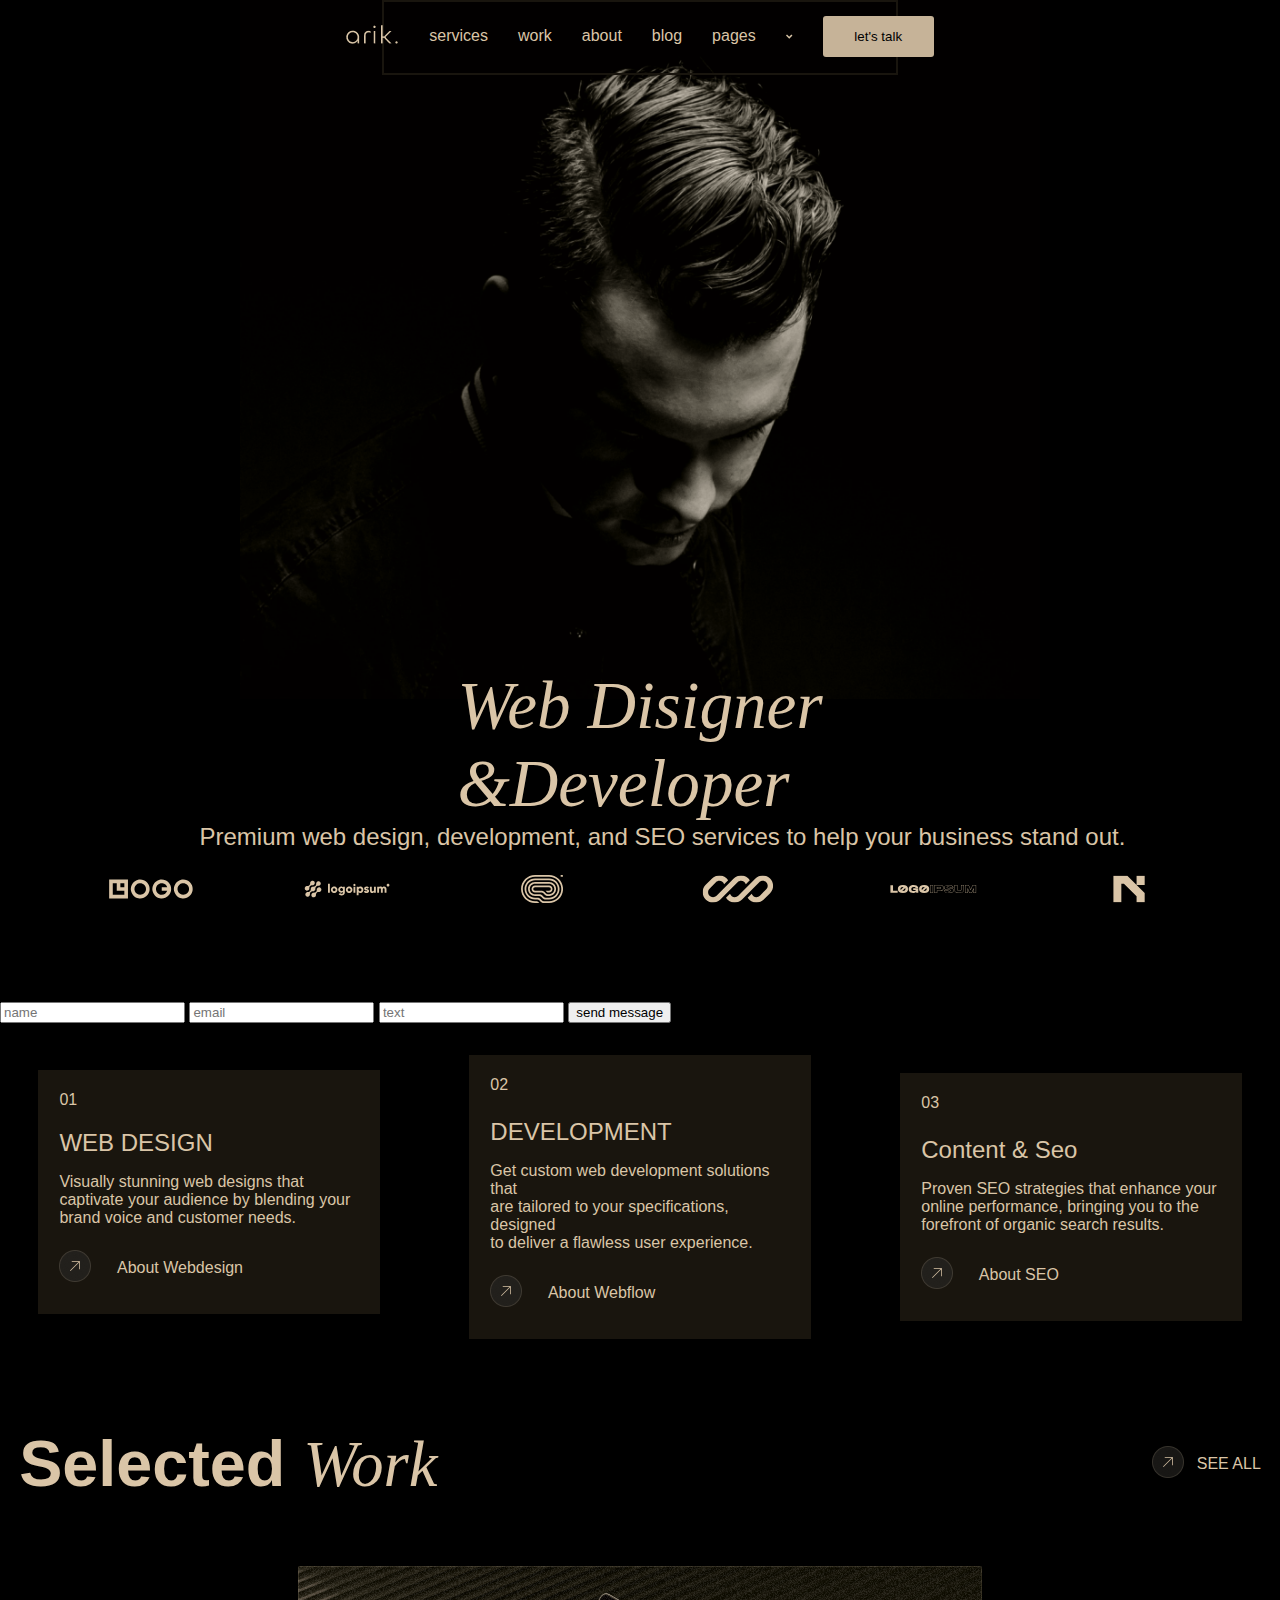
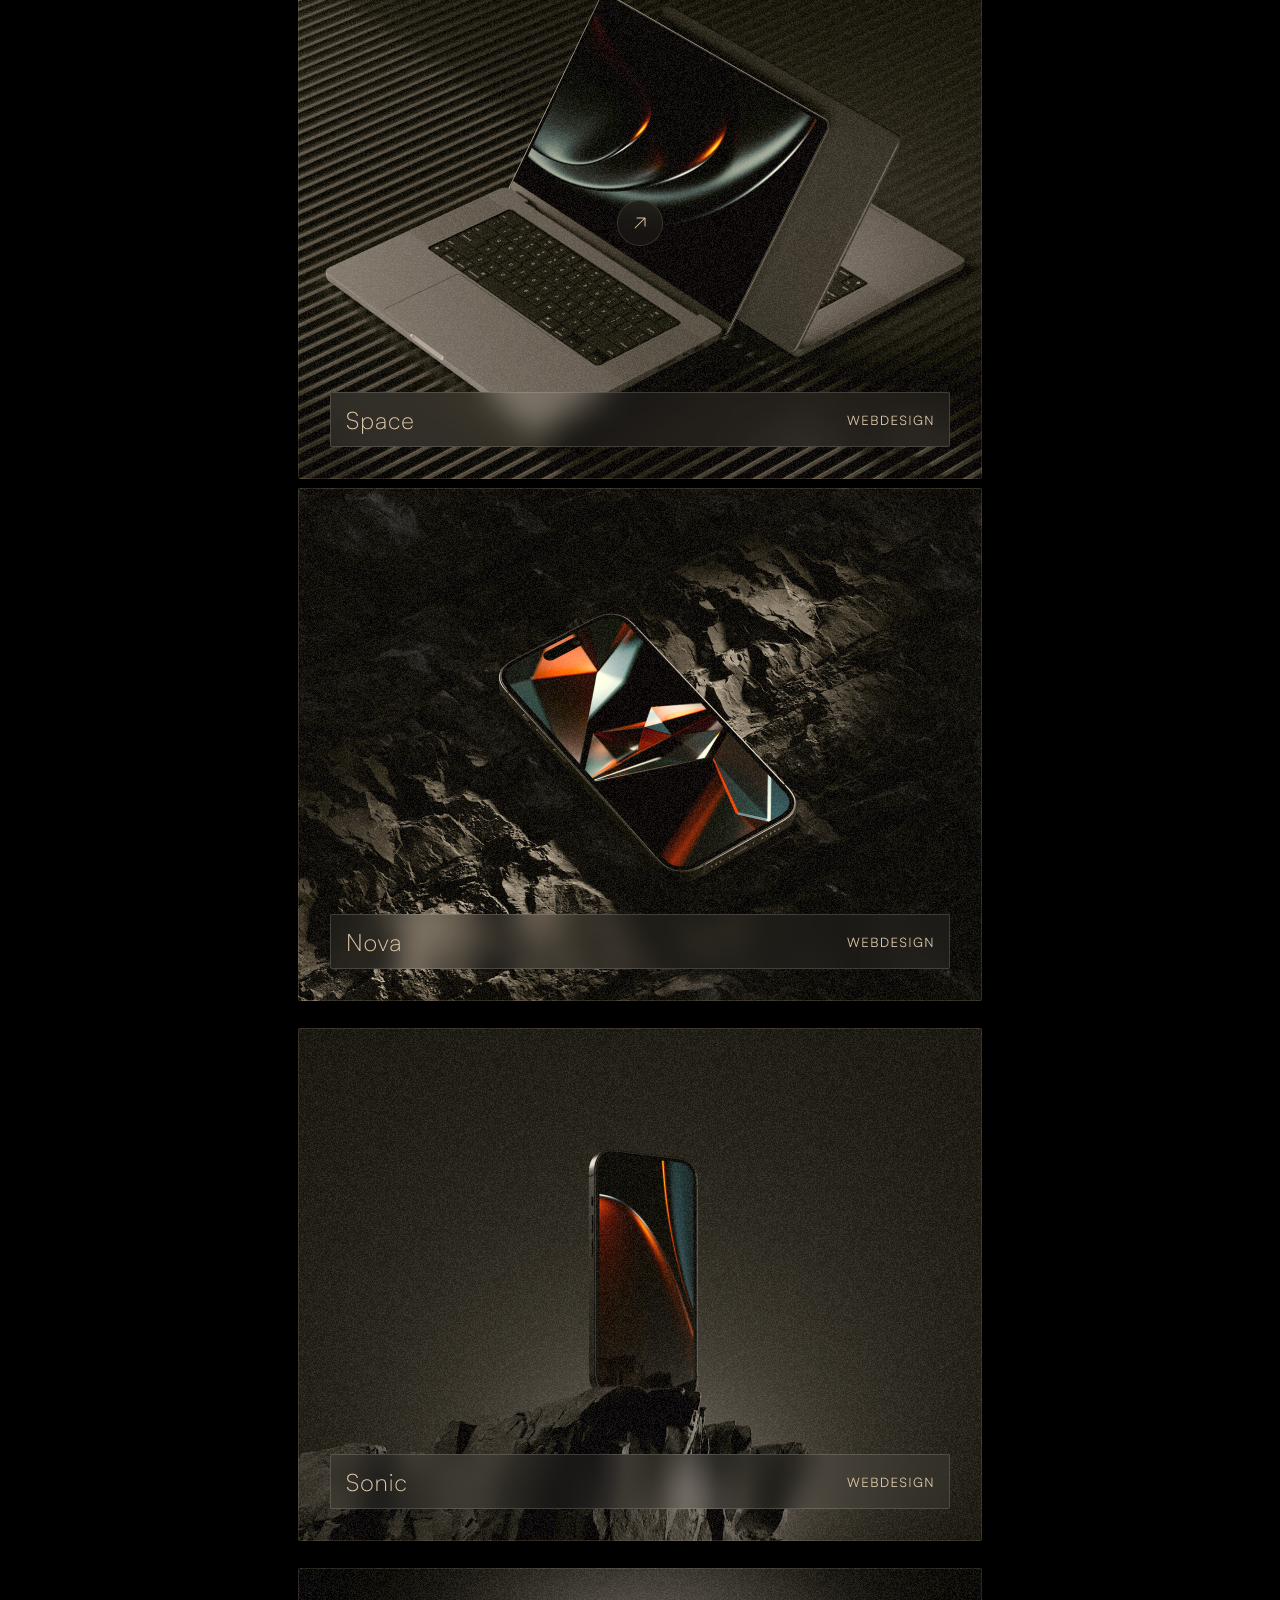
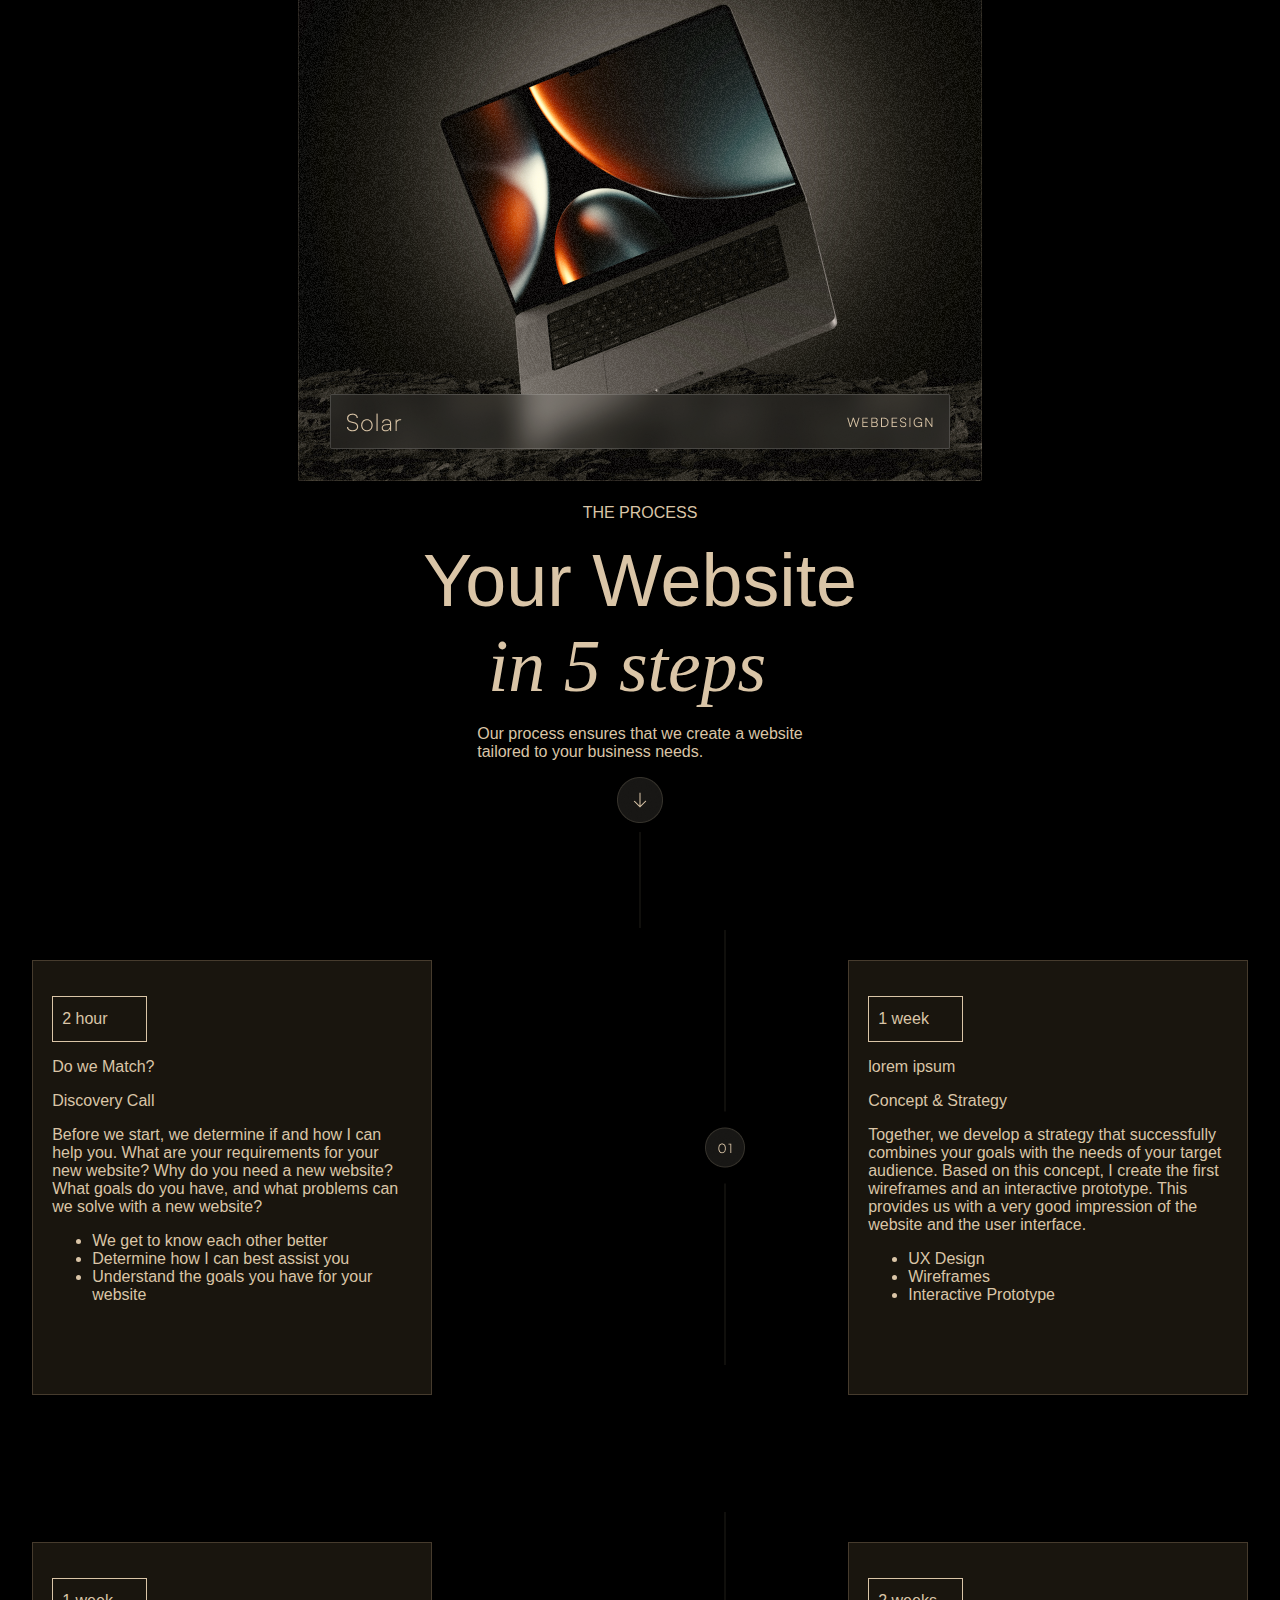
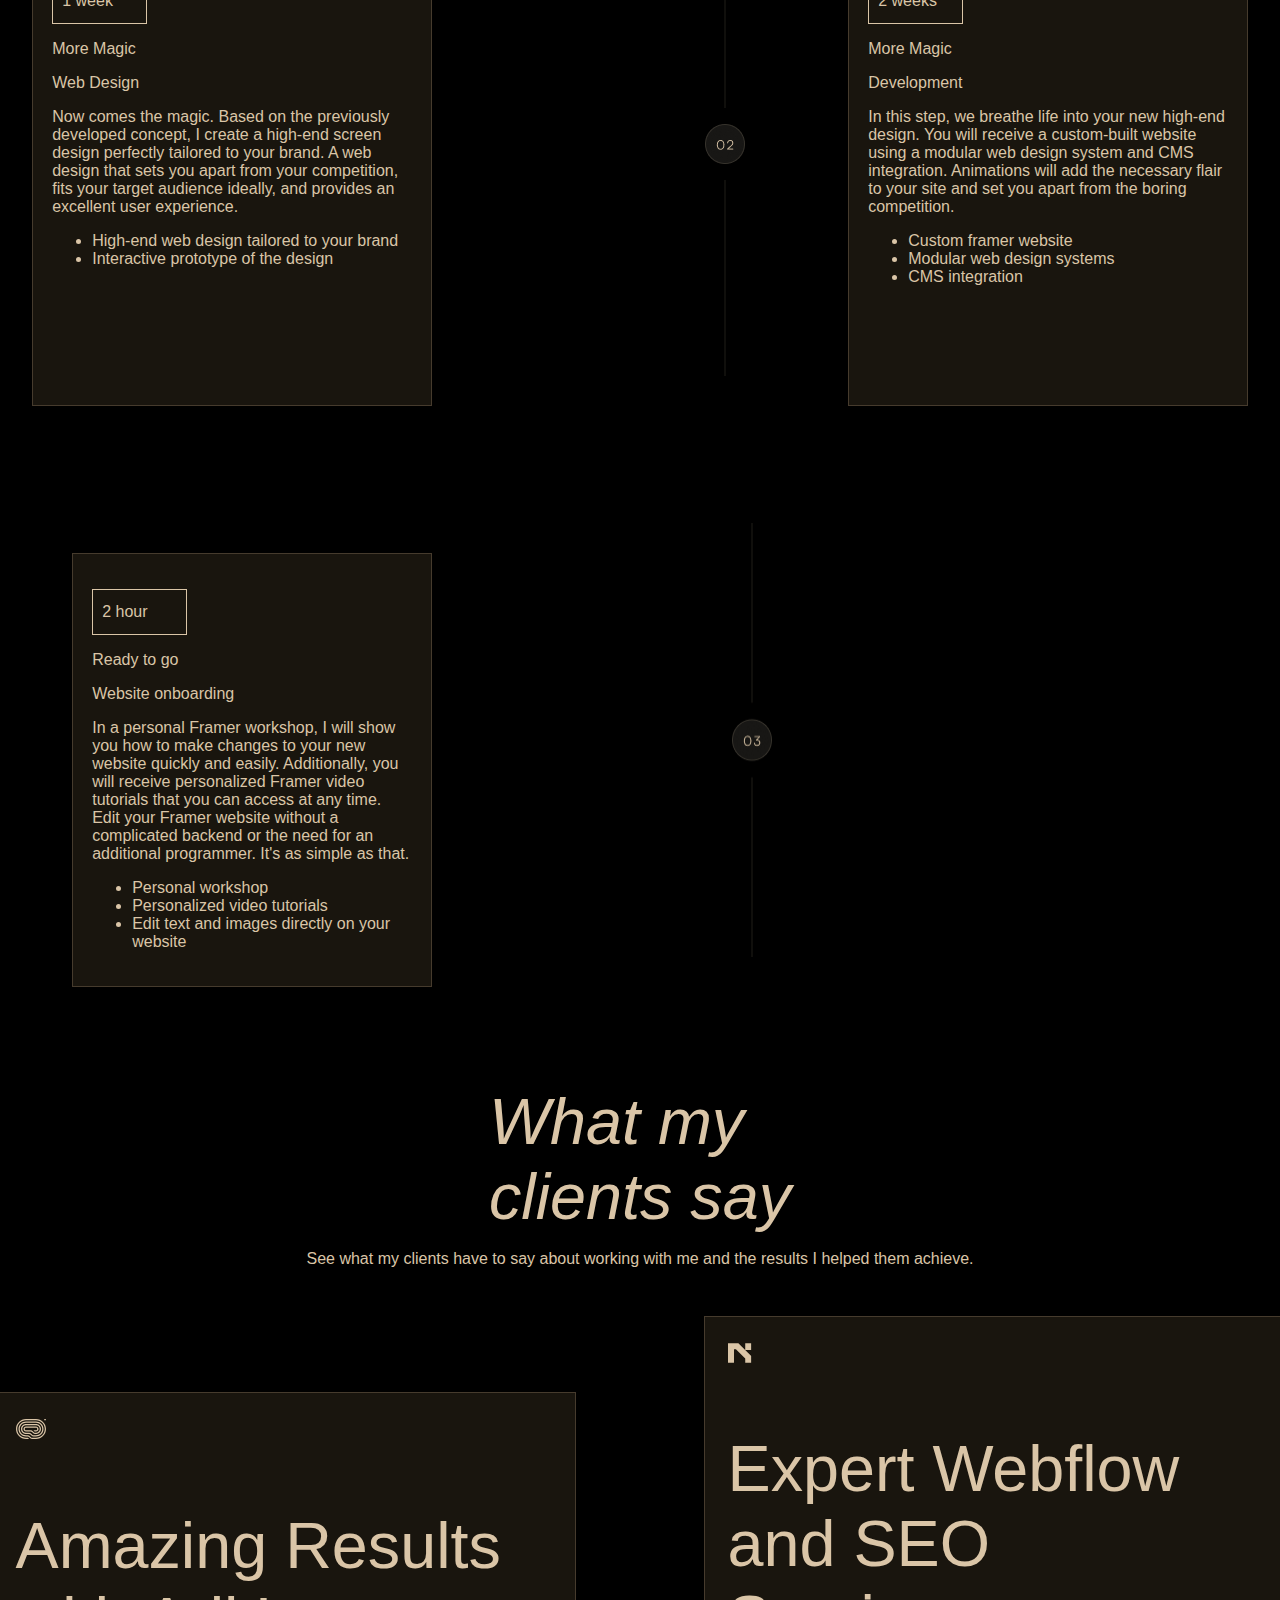
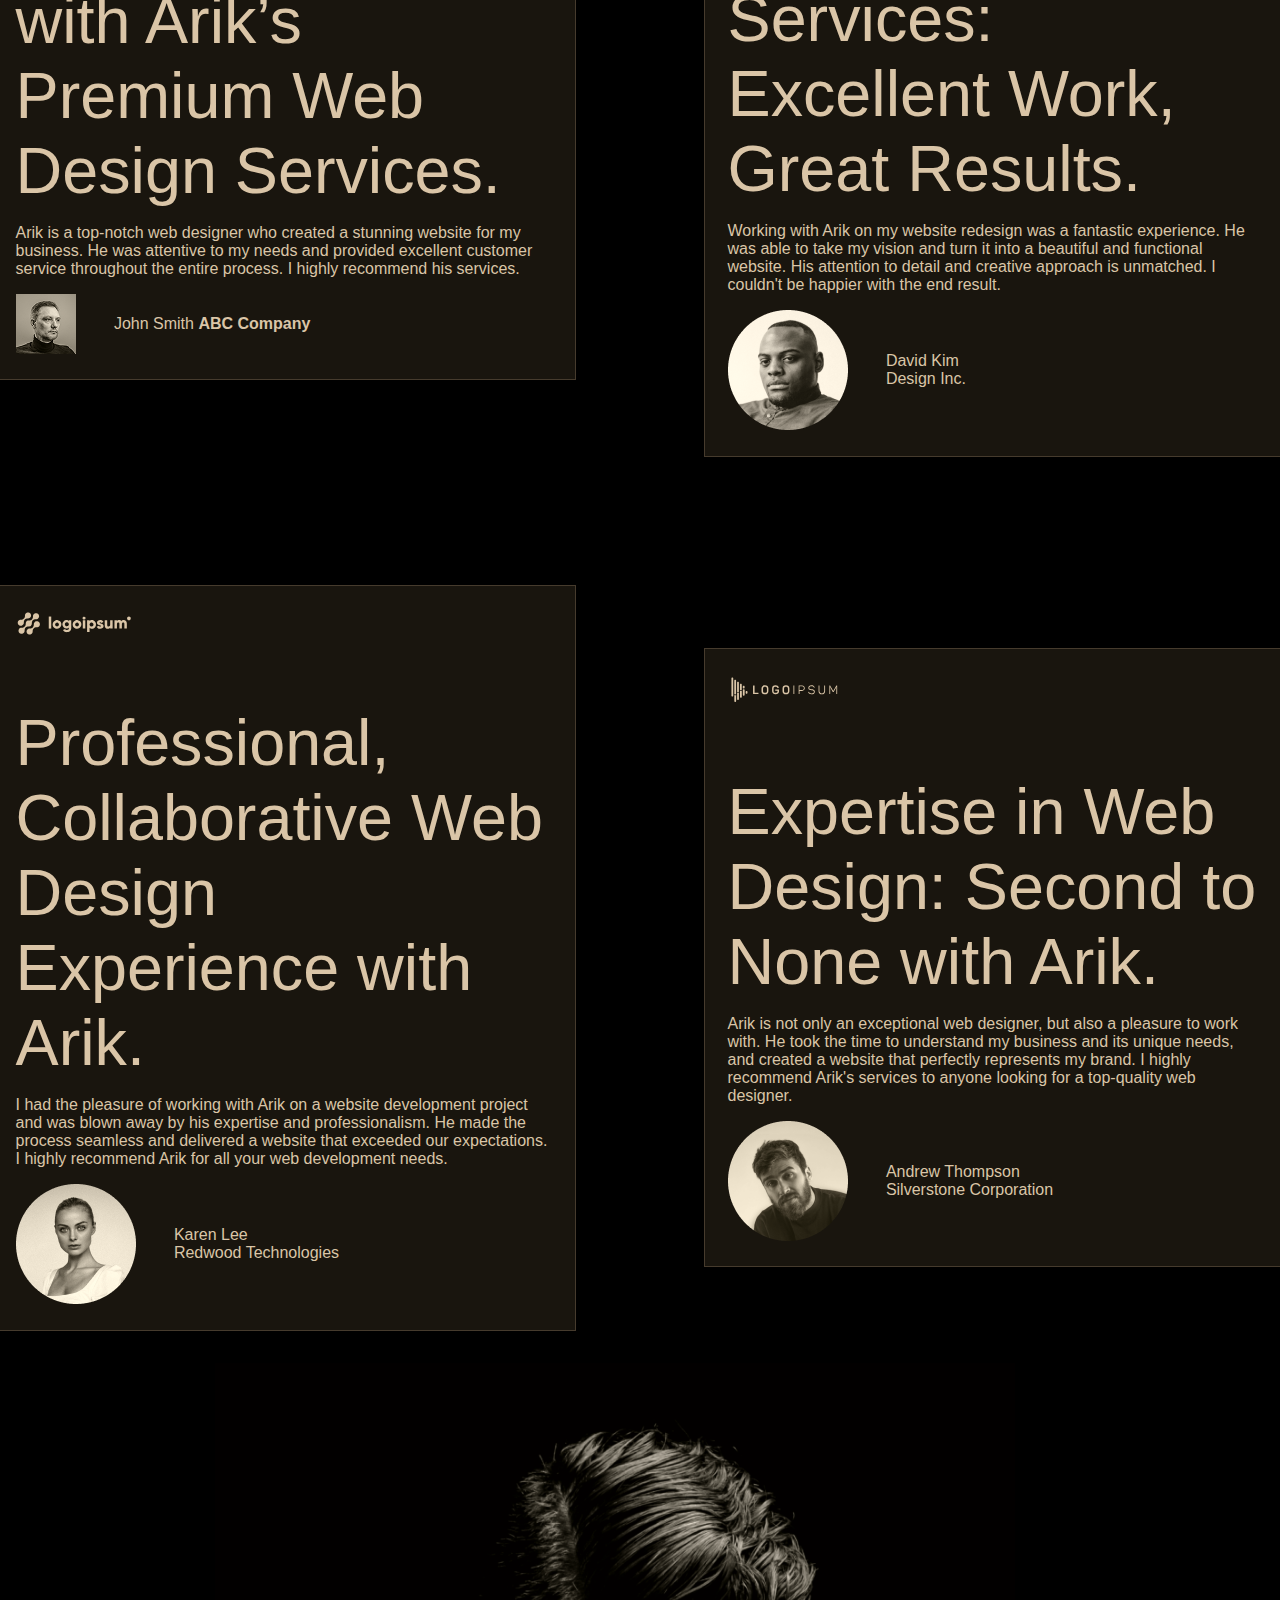
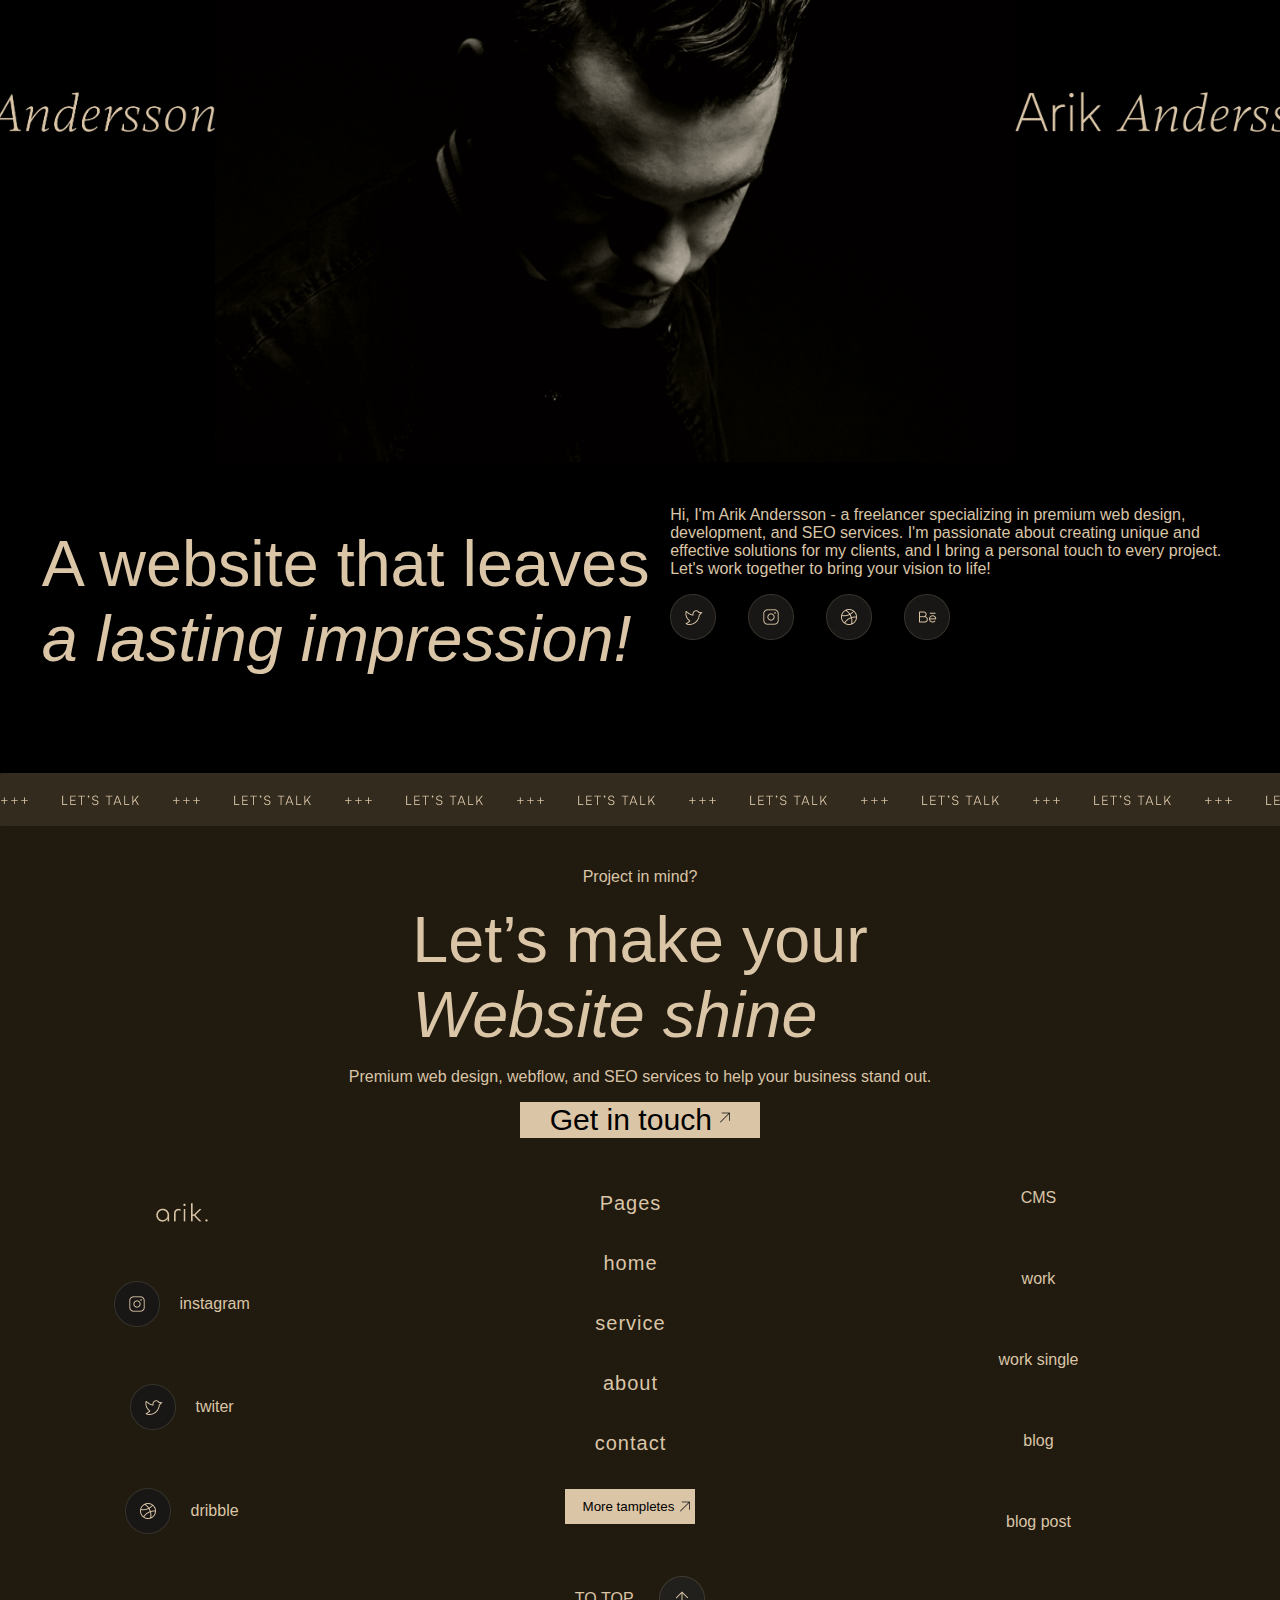
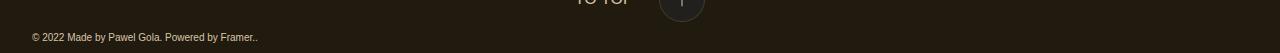
<file: index.html>
<!DOCTYPE html>
<html lang="eng">
<head>
<meta charset="UTF-8">
<meta name="viewport" content="width=device-width, initial-scale=1.0">
<title>Web_Disigner_Developer</title>
<meta name="description" content="idnt know what is it">
<link href="https://fonts.cdnfonts.com/css/satoshi" rel="stylesheet">
<link href="https://fontshare.com/fonts/gambetta" rel="stylesheet">
<link href="https://api.fontshare.com/v2/css?f[]=chillax@400,700&display=swap" rel="stylesheet">
<link rel="stylesheet" href="frontPage.css">
</head>

<body>
<header class="header">
    <div class="header__nav">
     <ul class="header__items">
        <li><img class="header__img--logo" src="images/logo/Frame 237_logo_menu.png" alt="logo"></li>
        <li class="header__item"><a class="header__link" href="services.html">services</a></li>
        <li class="header__item"><a class="header__link" href="#">work</a></li>
        <li class="header__item"><a class="header__link" href="#">about</a></li>
        <li class="header__item"><a class="header__link" href="#">blog</a></li>
        <li class="header__item header__item--with-dropdown">
         <div class="header__link-wrapper" id="dropDownTorggle">              
        <a class="header__link" href="#">pages</a><img class="header__icon" src="images/button/Vector_down.png" alt="Vector_down">
    </div>
     <ul class="header__dropDown" id="dropDownMenu">
       <li> <a class="header__link" href="#">pricing</a></li>
       <li> <a class="header__link" href="#">bloc single</a></li>
     </ul>
    </li>
        <li><button class="header__button" id="openTalk">let's talk</button></li>
     </ul>
      </div>
    <div class="header__title">
        <div class="header__title-wrapper">
        <h1>Web Disigner<br>&Developer</h1>
        <p>Premium web design, development, and SEO services to help your business stand out.</p>
        </div>
    </div>
    <div class="header__end">
        <img src="images/logo/logo__framefotter1.svg" alt="logo1">
        <img src="images/logo/logo__framefotter2.svg" alt="logo2">
        <img src="images/logo/logo_framefotter3.svg"  alt="logo3">
        <img src="images/logo/logo_framefotter4.svg"  alt="logo4">
        <img src="images/logo/logo_framefotter5.svg"  alt="logo5">
        <img src="images/logo/logo_framefotter6.svg"  alt="logo6">
    </div>
</header>

<div class="openTalk-modal" id="openTalk-modal">
  <span class="modal__close" id="closeModal">&times;</span>
      <div class="openTalk-modal__wrapper">
        <div class="openTalk-modal__main">
          <p class="openTalk-modal__main openTalk-modal__main--text">contact</p>
          <p class="openTalk-modal__main openTalk-modal__title--text">Let’s get in touch.</p>
        </div>
      <div class="openTalk-modal__from">
        <input class="openTalk-modal__input" type="text" placeholder="name">
        <input class="openTalk-modal__input" type="text" placeholder="email">
        <input class="openTalk-modal__input-comment" type="text" placeholder="text">
        <button class="openTalk-modal__btn">send message</button>
      </div>
    </div>
    </div>





<main class="main-content">
     <section class="services">
     <div class="services__item-01">
        <span class="services__number-01">01</span>
        <h2 class="services__title-01">WEB DESIGN</h2>
        <p class="services__description-01">Visually stunning web designs that<br> captivate your audience by blending your<br> brand voice and customer needs.</p>
     <div class="services__wrapper-01">  
        <a class="services__link-01" href="#"><img class="services__link--icon-01" src="images/logo/main_arrow_up.png" alt="logo"></a>
        <p class="services__link-caption-01"  role="heading" aria-level="2">About Webdesign</p>
    </div>
       </div>
     <div class="services__item-02">
         <span class="services__number-02">02</span>
         <p class="services__title-02" role="heading" aria-level="2">DEVELOPMENT</p>
         <p class="services__description-02">Get custom web development solutions that<br> are tailored to your specifications, designed<br> to deliver a flawless user experience.</p>
     <div class="services__wrapper-02">
         <a class="services__link-02" href="#"><img class="services__link--icon-02" src="images/logo/main_arrow_up.png" alt="logo"></a>
         <p class="services__link-caption-02" role="heading" aria-level="2">About Webflow</p>
     </div>
       </div>
    <div class="services__item-03">
        <span class="services__number-03">03</span>
        <p class="services__title-03" role="heading" aria-level="2">Content & Seo</p>
        <p class="services__description-03">Proven SEO strategies that enhance your<br> online performance, bringing you to the<br> forefront of organic search results.</p>
    <div class="services__wrapper-03">
        <a class="services__link-03" href="#"><img class="services__link--icon-03" src="images/logo/main_arrow_up.png" alt="logo"></a>
        <p class="services__link-caption-03" role="heading" aria-level="2">About SEO</p>
    </div>
      </div>
    </section>
    <section class="work">
    <div class="work__title">
        <h3 class="work__title--text">Selected <span>Work</span></h3>
    <div class="work__title-wrapper">
        <a class="work__link" href="#"><img class="work__link--logo" src="images/selected_work/Button Text Icon.png" alt="logo"></a>
        <p class="work__link-caption">SEE ALL</p>
    </div>
    </div>
    <div class="work__pichers">
        <img class="work__pichers--space" src="images/selected_work/Grid1.png" alt="space">
        <img class="work__pichers--nova"  src="images/selected_work/grid2.png" alt="nova">
        <img class="work__pichers--sonic" src="images/selected_work/grid3.png" alt="sonic">
        <img class="work__pichers--solar" src="images/selected_work/Grid4.png" alt="solar">
     </div>
    </section>
    <section class="your-website">
    <div class="your-website__title">
        <p class="your-website__title--text">THE PROCESS</p>
        <p class="your-website__title--text-largexxl" role="heading" aria-level="1">Your Website<br><span class="alt-font">in 5 steps</span></p>
        <p class="your-website__title--text-small">Our process ensures that we create a website<br> tailored to your business needs.</p>
        <img class="your-website__title--icon" src="images/selected_work/Badge_down.png" alt="logo">
        <img class="your-website__title--line" src="images/selected_work/Line_1.png" alt="line">
    </div>
</section>
<section class="in5steps">
    <div class="in5steps__call">
    <p class="in5steps__label">2 hour</p>
    <p class="in5steps__title">Do we Match?</p>
    <p class="in5steps__main" role="heading" aria-level="1">Discovery Call</p>
    <p class="in5steps__description">Before we start, we determine if and how I can help you. What are your requirements for your new website? Why do you need a new website? What goals do you have, and what problems can we solve with a new website?</p>
    <div class="in5steps__list">
        <ul>
          <li>We get to know each other better</li>
          <li>Determine how I can best assist you</li>
          <li>Understand the goals you have for your website</li>
        </ul>
    </div>
    </div>
  
 <img class="in5steps__line" src="images/progress/line_2.png" alt="first_line">
 
    <div class="stratage">
        <p class="stratage__label">1 week</p>
        <p class="stratage__title">lorem ipsum</p>
        <p class="stratage__main" role="heading" aria-level="1">Concept & Strategy</p>
        <p class="stratage__description">Together, we develop a strategy that successfully combines your goals with the needs of your target audience. Based on this concept, I create the first wireframes and an interactive prototype. This provides us with a very good impression of the website and the user interface.</p>
        <div class="stratage__list">
            <ul>
                <li>UX Design</li>
                <li>Wireframes</li>
                <li>Interactive Prototype</li>
            </ul>
        </div>
    </div>

    <div class="design">
       <p class="desing__label">1 week</p>
       <p class="desing__title">More Magic</p>
       <p class="desing__main" role="heading" aria-level="1">Web Design</p>
       <p class="design__description">Now comes the magic. Based on the previously developed concept, I create a high-end screen design perfectly tailored to your brand. A web design that sets you apart from your competition, fits your target audience ideally, and provides an excellent user experience.</p>
       <div class="design__list">
           <ul>
            <li>High-end web design tailored to your brand</li>
            <li>Interactive prototype of the design</li>
           </ul>
       </div>
    </div>
<img class="development__lineFour" src="images/progress/line_22.png" alt="line_4">
    <div class="development">
       <p class="development__label">2 weeks</p>
       <p class="development__title">More Magic</p>
       <p class="development__main" role="heading" aria-level="1">Development</p>
       <p class="development__description">In this step, we breathe life into your new high-end design. You will receive a custom-built website using a modular web design system and CMS integration. Animations will add the necessary flair to your site and set you apart from the boring competition.</p>
       <div class="development__list">
           <ul>
            <li>Custom framer website</li>
            <li>Modular web design systems</li>
            <li>CMS integration</li>
           </ul>
       </div>
    </div>

   <div class="wrapper__bording">
    <img class="design__lineTree" src="images/progress/line_3.png" alt="line_3">
    <div class="bording">
       <p class="bording__label">2 hour</p>
       <p class="bording__title">Ready to go</p>
       <p class="boarding__main" role="heading" aria-level="1">Website onboarding</p>
       <p class="bording__description">In a personal Framer workshop, I will show you how to make changes to your new website quickly and easily. Additionally, you will receive personalized Framer video tutorials that you can access at any time. Edit your Framer website without a complicated backend or the need for an additional programmer. It's as simple as that.</p>
       <div class="bording__list">
          <ul>
            <li>Personal workshop</li>
            <li>Personalized video tutorials</li>
            <li>Edit text and images directly on your website</li>
          </ul>
       </div>
    </div>
      </div>
</section>
<section class="reviews">
   <div class="reviews__banner">
     <p class="reviews__title  reviews__title_italic" role="heading" aria-level="1">What my <br> <span class="reviews__title_accent">clients say</span></p>
     <p class="reviews__description">See what my clients have to say about working with me and the results I helped them achieve.</p>
   </div>
   <div class="reviews__wrapper">

   <article class="reviews__item reviews__item_smith">
    <img class="reviews__label" src="images/review/smith_label.svg" alt="label">
    <p class="reviews__title" role="heading" aria-level="1">Amazing Results with Arik’s Premium Web Design Services.</p>
    <p class="reviews__description">Arik is a top-notch web designer who created a stunning website for my business. He was attentive to my needs and provided excellent customer service throughout the entire process. I highly recommend his services.</p>
    <div class="reviews__wrapper_smith">
        <img src="images/review/pexels-oleg-podlesnykh-11785442 1.png" alt="photo">
        <p class="reviews__author">John Smith <b><span>ABC Company</span></b></p>
    </div>
   </article>
   
   <article class="reviews__item reviews__item_kim">
    <img class="reviews__label" src="images/review/logo_kim.svg" alt="logo_kim">
    <p class="reviews__title" role="heading" aria-level="1">Expert Webflow and SEO Services: Excellent Work, Great Results.</p>
    <p class="reviews__description">Working with Arik on my website redesign was a fantastic experience. He was able to take my vision and turn it into a beautiful and functional website. His attention to detail and creative approach is unmatched. I couldn't be happier with the end result.</p>
    <div class="reviews__wrapper_kim">
        <img src="images/review/photo_kim.png" alt="logo_kim">
        <p class="reviews__author">David Kim <br><span>Design Inc.</span></p>
    </div>
   </article>

   <article class="reviews__item reviews__item_lee">
   <img class="reviews__label" src="images/review/logo_lee.svg" alt="logo_lee">
   <p class="reviews__title" role="heading" aria-level="1">Professional, Collaborative Web Design Experience with Arik.</p>
   <p class="reviews__description">I had the pleasure of working with Arik on a website development project and was blown away by his expertise and professionalism. He made the process seamless and delivered a website that exceeded our expectations. I highly recommend Arik for all your web development needs.</p>
   <div class="reviews__wrapper_lee">
      <img src="images/review/lee_photo.png" alt="photo_lee">
      <p class="reviews__author">Karen Lee <br><span>Redwood Technologies</span></p>
   </div>
   </article>

   <article class="reviews__item review__item_thompson">
   <img class="reviews__label" src="images/review/logo_thompson.svg" alt="logo_thompson">
   <p class="reviews__title" role="heading" aria-level="1">Expertise in Web Design: Second to None with Arik.</p>
   <p class="reviews__description">Arik is not only an exceptional web designer, but also a pleasure to work with. He took the time to understand my business and its unique needs, and created a website that perfectly represents my brand. I highly recommend Arik's services to anyone looking for a top-quality web designer.</p>
   <div class="reviews__wrapper_thompson">
      <img src="images/review/photo_thomson.png" alt="photo_thomson">
      <p class="reviews__author">Andrew Thompson <br><span>Silverstone Corporation</span></p>
   </div>
   </article>
   </div>
</section>

<section class="intro">
  <div class="intro__label">
    <img class="intro__item--left" src="images/biography/Arik Andersson_textleft.png" alt="text_left">
    <img class="intro__item--center" src="images/biography/avatar.png" alt="logo_avatar">
    <img class="intro__item--right" src="images/biography/Arik Andersson_textright.png" alt="text_right">
  </div>
  <div class="intro__wrapper">
    <div class="intro__title">
        <p class="intro__title--italic" role="heading" aria-level="1">A website that leaves <br><span class="italic">a lasting impression!</span></p>
    </div>
  <div class="intro__description">
       <p>Hi, I'm Arik Andersson - a freelancer specializing in premium web design, development, and SEO services. I'm passionate about creating unique and effective solutions for my clients, and I bring a personal touch to every project. Let's work together to bring your vision to life!</p>
       <div class="intro__links">
        <a class="intro__links--twit" href="#"> <img src="images/biography/description_twit.png" alt="twit"></a>
        <a class="intro__links--instagram" href="#"> <img src="images/biography/description_insta.png" alt="instagram"></a>
        <a class="intro__links--ball" href="#"> <img src="images/biography/description.png"></a>
        <a class="intro__links--be" href="#"> <img src="images/biography/description2.png" alt="be"></a>
       </div>
  </div>
  </div>
</section>
 <section class="promo">
    <img class="promo__label" src="images/promo/promo_height.png" alt="promo_header">
    <div class="promo__title--wrapper">
      <p class="promo__textTop">Project in mind?</p>
      <p class="promo__main " role="heading" aria-level="1">Let’s make your<br><span class="promo__main--italic"> Website shine </span></p>
      <p class="promo__description">Premium web design, webflow, and SEO services to help your business stand out.</p>
      <button class="promo__button ">Get in touch <img class="promo__button--icon-up " src="images/promo/Vector_up.png" alt="Vector_up"></button>
    </div>
 </section>
</main>

<footer class="main-footer">
  <div class="main-footer__wrapper">
    <ul class="main-footer__nav-social">
      <li class="main-footer__item-social"><img class="main-footer__item-social--logo" src="images/logo/Frame 237_logo_menu.png" alt="footer_logo"></li>
      <li class="main-footer__item-social"><img class="main-footer__item-social--insta" src="images/biography/description_insta.png" alt="footer_insta"><a class="main-footer__item-social--link" href="#">instagram</a></li>
      <li class="main-footer__item-social"><img class="main-footer__item-social--twiter" src="images/biography/description_twit.png" alt="footer_twiter"><a class="main-footer__item-social--link" href="#">twiter</a></li>
      <li class="main-footer__item-social"><img class="main-footer__item-social--ball" src="images/biography/description.png" alt="footer_ball"><a class="main-footer__item-social--link" href="#">dribble</a></li>
    </ul>
    <ul class="main-footer__nav-pages">
      <li class="main-footer__item-pages"><a class="main-footer__item-pages--link" href="#">Pages</a></li>
      <li class="main-footer__item-pages"><a class="main-footer__item-pages--link" href="#">home</a></li>
      <li class="main-footer__item-pages"><a class="main-footer__item-pages--link" href="#">service</a></li>
      <li class="main-footer__item-pages"><a class="main-footer__item-pages--link" href="#">about</a></li>
      <li class="main-footer__item-pages"><a class="main-footer__item-pages--link" href="#">contact</a></li>
      <li class="main-footer__item-pages"><button class="main-footer__item-pages--button">More tampletes</button></li>
    </ul>
   <ul class="main-footer__nav-cms">
      <li class="main-footer__item-cms"><a class="main-footer__item-cms--link" href="#">CMS</a></li>
      <li class="main-footer__item-cms"><a class="main-footer__item-cms--link" href="#">work</a></li>
      <li class="main-footer__item-cms"><a class="main-footer__item-cms--link" href="#">work single</a></li>
      <li class="main-footer__item-cms"><a class="main-footer__item-cms--link" href="#">blog</a></li>
      <li class="main-footer__item-cms"><a class="main-footer__item-cms--link" href="#">blog post</a></li>
   </ul>
  </div>
  <div class="main-footer__copyright">
    <div class="main-footer__wrapper-link">
    <a class="main-footer__link" href="#">TO TOP <img class="main-footer__link--icon" src="images/footer/Badge.png" alt="footer-icon"></a>
    </div>
    <p class="main-footer__copyright--text">© 2022 Made by Pawel Gola. Powered by Framer..</p>
  </div>
</footer>
<script src="modal.js"></script>
</body>
</html>
</file>
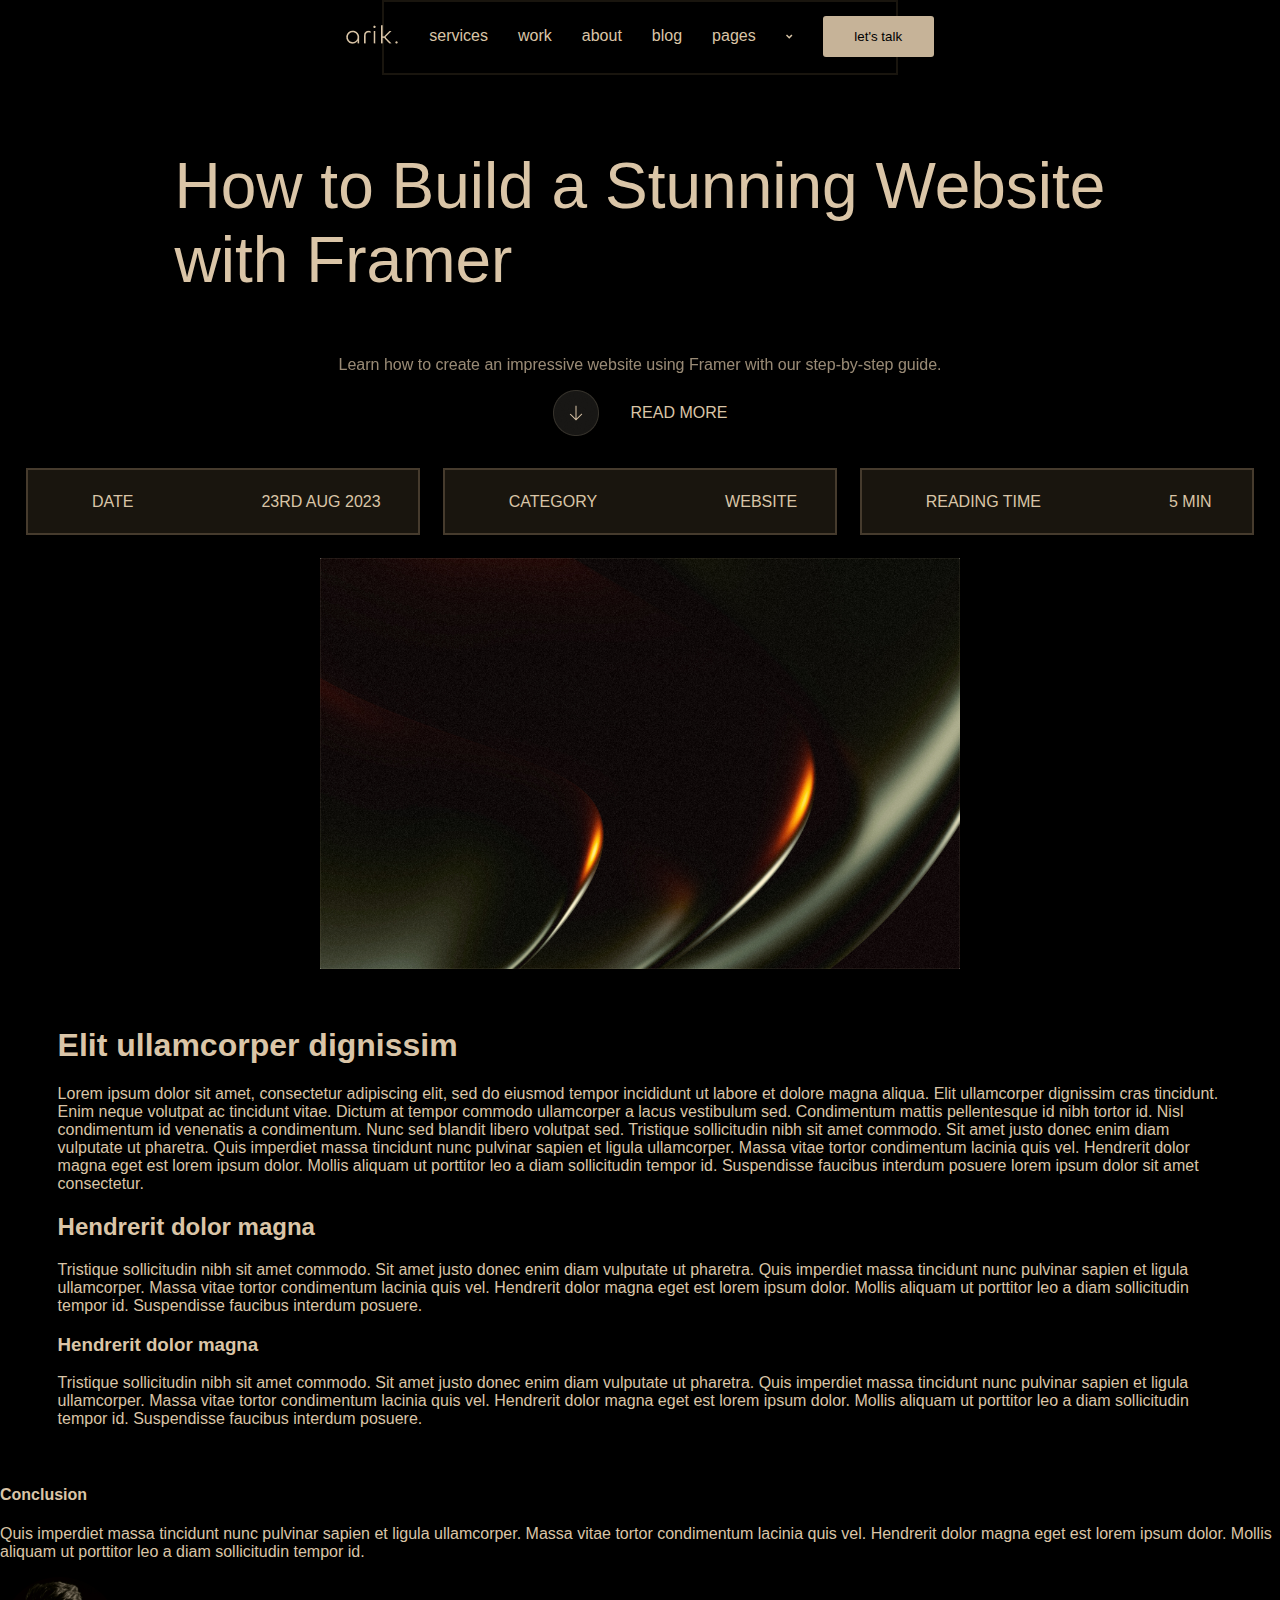
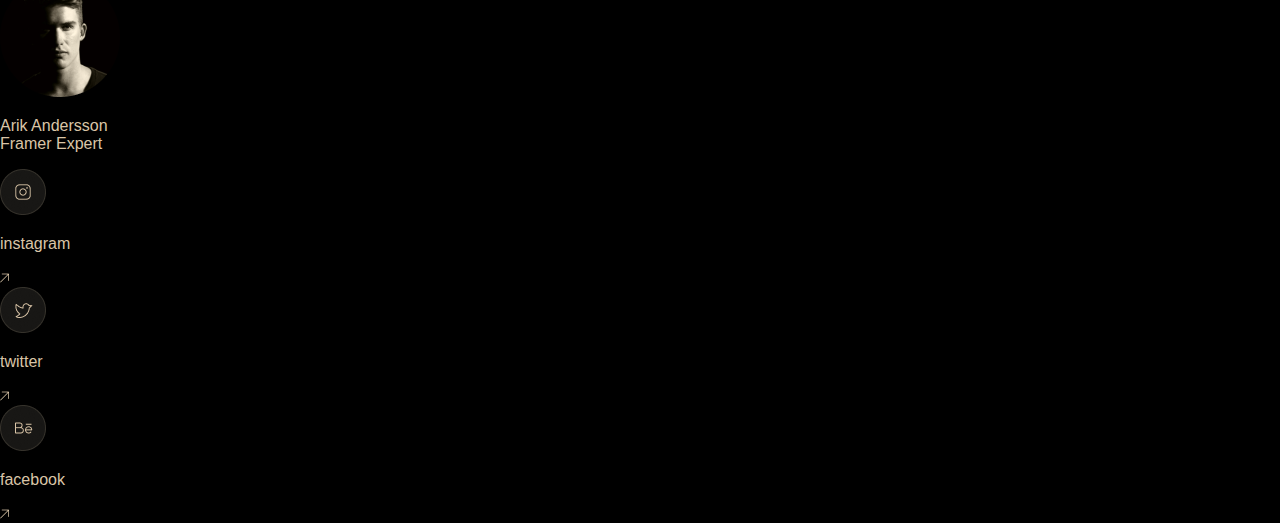
<file: blog.html>
<!DOCTYPE html>
<html lang="eng">
<head>
<meta charset="UTF-8">
<meta name="viewport" content="width=device-width, initial-scale=1.0">
<title>Web_Disigner_Developer</title>
<meta name="description" content="idnt know what is it">
<link href="https://fonts.cdnfonts.com/css/satoshi" rel="stylesheet">
<link href="https://fontshare.com/fonts/gambetta" rel="stylesheet">
<link href="https://api.fontshare.com/v2/css?f[]=chillax@400,700&display=swap" rel="stylesheet">
<link rel="stylesheet" href="blog.css">
</head>

<body>
<header class="header">
    <div class="header__nav">
     <ul class="header__items">
        <li><img class="header__img--logo" src="images/logo/Frame 237_logo_menu.png" alt="logo"></li>
        <li class="header__item"><a class="header__link" href="services.html">services</a></li>
        <li class="header__item"><a class="header__link" href="contact.html">work</a></li>
        <li class="header__item"><a class="header__link" href="#">about</a></li>
        <li class="header__item"><a class="header__link" href="blog.html">blog</a></li>
        <li class="header__item header__item--with-dropdown">
         <div class="header__link-wrapper" id="dropDownTorggle">              
        <a class="header__link" href="#">pages</a><img class="header__icon" src="images/button/Vector_down.png" alt="Vector_down">
    </div>
     <ul class="header__dropDown" id="dropDownMenu">
       <li> <a class="header__link" href="#">pricing</a></li>
       <li> <a class="header__link" href="#">bloc single</a></li>
     </ul>
    </li>
        <li><button class="header__button" id="openTalk">let's talk</button></li>
     </ul>
      </div>
</header>

<div class="openTalk-modal" id="openTalk-modal">
  <span class="modal__close" id="closeModal">&times;</span>
      <div class="openTalk-modal__wrapper">
        <div class="openTalk-modal__main">
          <p class="openTalk-modal__main openTalk-modal__main--text">contact</p>
          <p class="openTalk-modal__main openTalk-modal__title--text">Let’s get in touch.</p>
        </div>
      <div class="openTalk-modal__from">
        <input class="openTalk-modal__input" type="text" placeholder="name">
        <input class="openTalk-modal__input" type="text" placeholder="email">
        <input class="openTalk-modal__input-comment" type="text" placeholder="text">
        <button class="openTalk-modal__btn">send message</button>
      </div>
    </div>
    </div>

<section class="main">
    <div class="main__wrapper">
        <div class="main__title">
            <h1 class="main__text">How to Build a Stunning Website <br>with Framer</h1>
            <p class="main__description">Learn how to create an impressive website using Framer with our step-by-step guide.</p>
        </div>
             <div class="main__link">
                <a class="main__link" href="#">
                <img class="main__link-icon" src="images_services/icon_down.png" alt="icon_down"> READ MORE
                </a>
             </div>
    </div>
</section>

<section class="content-info">
  <div class="content-info__wrapper">
    <div class="content-info__item--border">
      <p class="content-info__text">date</p>
      <p class="content-info__date">23rd Aug 2023</p>
    </div>
    <div class="content-info__item--border">
      <p class="content-info__text">category</p>
      <p class="content-info__date">website</p>
    </div>
    <div class="content-info__item--border">
      <p class="content-info__text">reading time</p>
      <p class="content-info__date">5 min</p>
    </div>
  </div>
</section>

<section class="background">
  <div class="background__img">
    <img class="background__img--size" src="images_services/Container.jpg" alt="background__img">
  </div>
</section>

<main class="info">
 <div class="info__wrapper">
  <article class="info__article">
    <h1 class="info__title">Elit ullamcorper dignissim</h1>
    <p class="info__description">Lorem ipsum dolor sit amet, consectetur adipiscing elit, sed do eiusmod tempor incididunt ut labore et dolore magna aliqua. Elit ullamcorper dignissim cras tincidunt. Enim neque volutpat ac tincidunt vitae. Dictum at tempor commodo ullamcorper a lacus vestibulum sed. Condimentum mattis pellentesque id nibh tortor id. Nisl condimentum id venenatis a condimentum. Nunc sed blandit libero volutpat sed. Tristique sollicitudin nibh sit amet commodo. Sit amet justo donec enim diam vulputate ut pharetra. Quis imperdiet massa tincidunt nunc pulvinar sapien et ligula ullamcorper. Massa vitae tortor condimentum lacinia quis vel. Hendrerit dolor magna eget est lorem ipsum dolor. Mollis aliquam ut porttitor leo a diam sollicitudin tempor id. Suspendisse faucibus interdum posuere lorem ipsum dolor sit amet consectetur.</p>
  </article>
  <article class="info__article">
    <h2 class="info__title">Hendrerit dolor magna</h2>
    <p class="info__description">Tristique sollicitudin nibh sit amet commodo. Sit amet justo donec enim diam vulputate ut pharetra. Quis imperdiet massa tincidunt nunc pulvinar sapien et ligula ullamcorper. Massa vitae tortor condimentum lacinia quis vel. Hendrerit dolor magna eget est lorem ipsum dolor. Mollis aliquam ut porttitor leo a diam sollicitudin tempor id. Suspendisse faucibus interdum posuere.</p>
  </article>
  <article class="info__article">
    <h3 class="info__title">Hendrerit dolor magna</h3>
    <p class="info__description">Tristique sollicitudin nibh sit amet commodo. Sit amet justo donec enim diam vulputate ut pharetra. Quis imperdiet massa tincidunt nunc pulvinar sapien et ligula ullamcorper. Massa vitae tortor condimentum lacinia quis vel. Hendrerit dolor magna eget est lorem ipsum dolor. Mollis aliquam ut porttitor leo a diam sollicitudin tempor id. Suspendisse faucibus interdum posuere.</p>
  </article>
  </div>

<section class="author">
  <div class="author__wrapper author__wrapper--border">
    <div class="author__main">
      <h4 class="author__title">Conclusion</h4>
      <p class="author__description">Quis imperdiet massa tincidunt nunc pulvinar sapien et ligula ullamcorper. Massa vitae tortor condimentum lacinia quis vel. Hendrerit dolor magna eget est lorem ipsum dolor. Mollis aliquam ut porttitor leo a diam sollicitudin tempor id. </p>
    </div>
    <div class="author__badge">
      <img class="author__photo" src="images_services/auther_badge.png" alt="author__badge">
      <p class="author__name-profeshion">Arik Andersson<br><span>Framer Expert</span></p>
    </div>
  </div>
</section>
<section class="author-link">
  <div class="author-link__wrapper">
    <div class="author-link__instagram">
      <img class="author-link__logo-instagram" src="images/biography/description_insta.png" alt="insta-logo">
      <p class="author-link__text">instagram</p>
      <img class="author-link__vector" src="images/biography/Vector.png" alt="vector-logo">
    </div>
  <div class="author-link__twitter">
     <img class="author-link__logo-twitter" src="images/biography/description_twit.png" alt="twitter-logo">
     <p class="author-link__text">twitter</p>
     <img class="author-link__vector" src="images/biography/Vector.png" alt="vector-logo">
   </div>
  <div class="author-link__facebook">
    <img class="author-link__logo-facebook" src="images/biography/description2.png" alt="facebook-logo">
    <p class="author-link__text">facebook</p>
    <img class="author-link__vector" src="images/biography/Vector.png" alt="vector-logo">
  </div>


  </div>
</section>
</main>

<script src="modal.js"></script>
</body>
</html>
</file>
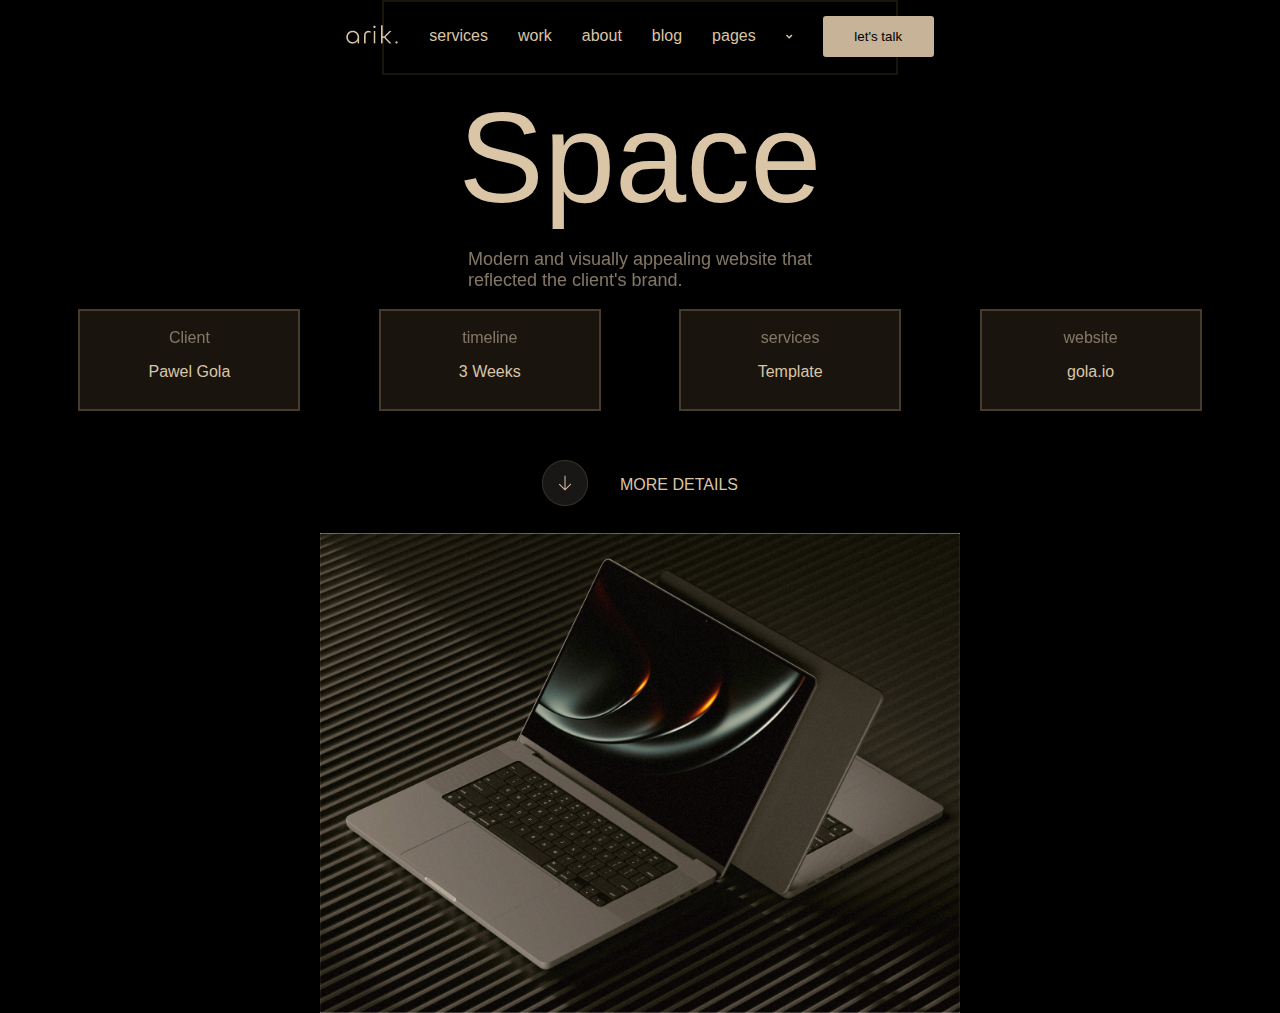
<file: contact.html>
<!DOCTYPE html>
<html lang="eng">
<head>
<meta charset="UTF-8">
<meta name="viewport" content="width=device-width, initial-scale=1.0">
<title>Web_Disigner_Developer</title>
<meta name="description" content="idnt know what is it">
<link href="https://fonts.cdnfonts.com/css/satoshi" rel="stylesheet">
<link href="https://fontshare.com/fonts/gambetta" rel="stylesheet">
<link href="https://api.fontshare.com/v2/css?f[]=chillax@400,700&display=swap" rel="stylesheet">
<link rel="stylesheet" href="contact.css">
</head>

<body>
<header class="header">
    <div class="header__nav">
     <ul class="header__items">
        <li><img class="header__img--logo" src="images/logo/Frame 237_logo_menu.png" alt="logo"></li>
        <li class="header__item"><a class="header__link" href="services.html">services</a></li>
        <li class="header__item"><a class="header__link" href="contact.html">work</a></li>
        <li class="header__item"><a class="header__link" href="#">about</a></li>
        <li class="header__item"><a class="header__link" href="#">blog</a></li>
        <li class="header__item header__item--with-dropdown">
         <div class="header__link-wrapper" id="dropDownTorggle">              
        <a class="header__link" href="#">pages</a><img class="header__icon" src="images/button/Vector_down.png" alt="Vector_down">
    </div>
     <ul class="header__dropDown" id="dropDownMenu">
       <li> <a class="header__link" href="#">pricing</a></li>
       <li> <a class="header__link" href="#">bloc single</a></li>
     </ul>
    </li>
        <li><button class="header__button" id="openTalk">let's talk</button></li>
     </ul>
      </div>

      <div class="openTalk-modal" id="openTalk-modal">
  <span class="modal__close" id="closeModal">&times;</span>
      <div class="openTalk-modal__wrapper">
        <div class="openTalk-modal__main">
          <p class="openTalk-modal__main openTalk-modal__main--text">contact</p>
          <p class="openTalk-modal__main openTalk-modal__title--text">Let’s get in touch.</p>
        </div>
      <div class="openTalk-modal__from">
        <input class="openTalk-modal__input" type="text" placeholder="name">
        <input class="openTalk-modal__input" type="text" placeholder="email">
        <input class="openTalk-modal__input-comment" type="text" placeholder="text">
        <button class="openTalk-modal__btn">send message</button>
      </div>
    </div>
    </div>

    <section class="main">
    <div class="main__wrapper">
        <div class="main__title">
            <h1 class="main__title-mainText">Space</h1>
            <p class="main__title-subText">Modern and visually appealing website that<br> reflected the client's brand.</p>
        </div>
            
              <div class="main__client">
                <div class="main__client-gola">
                    <p class="main__client-gola--opacity">Client</p>
                    <p>Pawel Gola</p>
                </div>
                     <div class="main__client-timeline">
                        <p class="main__client-timeline--opacity">timeline</p>
                        <p>3 Weeks</p>
                     </div>
                          <div class="main__client-service">
                            <p class="main__client-service--opacity">services</p>
                            <p>Template</p>
                          </div>
                               <div class="main__client-website">
                                 <p class="main__client-website--opacity">website</p>
                                 <p>gola.io</p>
                               </div>
              </div>
                   <div class="main__link">
                    <a href="#" class="main__link-icon"><img  src="images_services/icon_down.png" alt="icon_down" ></a>
                    <a class="main__link-button" href="#">more details</a>
                   </div>
    </div>
</section>
</header>

<section class="section-img">
  <img class="section-img__pc-pichers" src="images_services/creative_img1.jpg" alt="pc_img">
</section>













</body>









<script src="modal.js"></script>
</html>
</file>
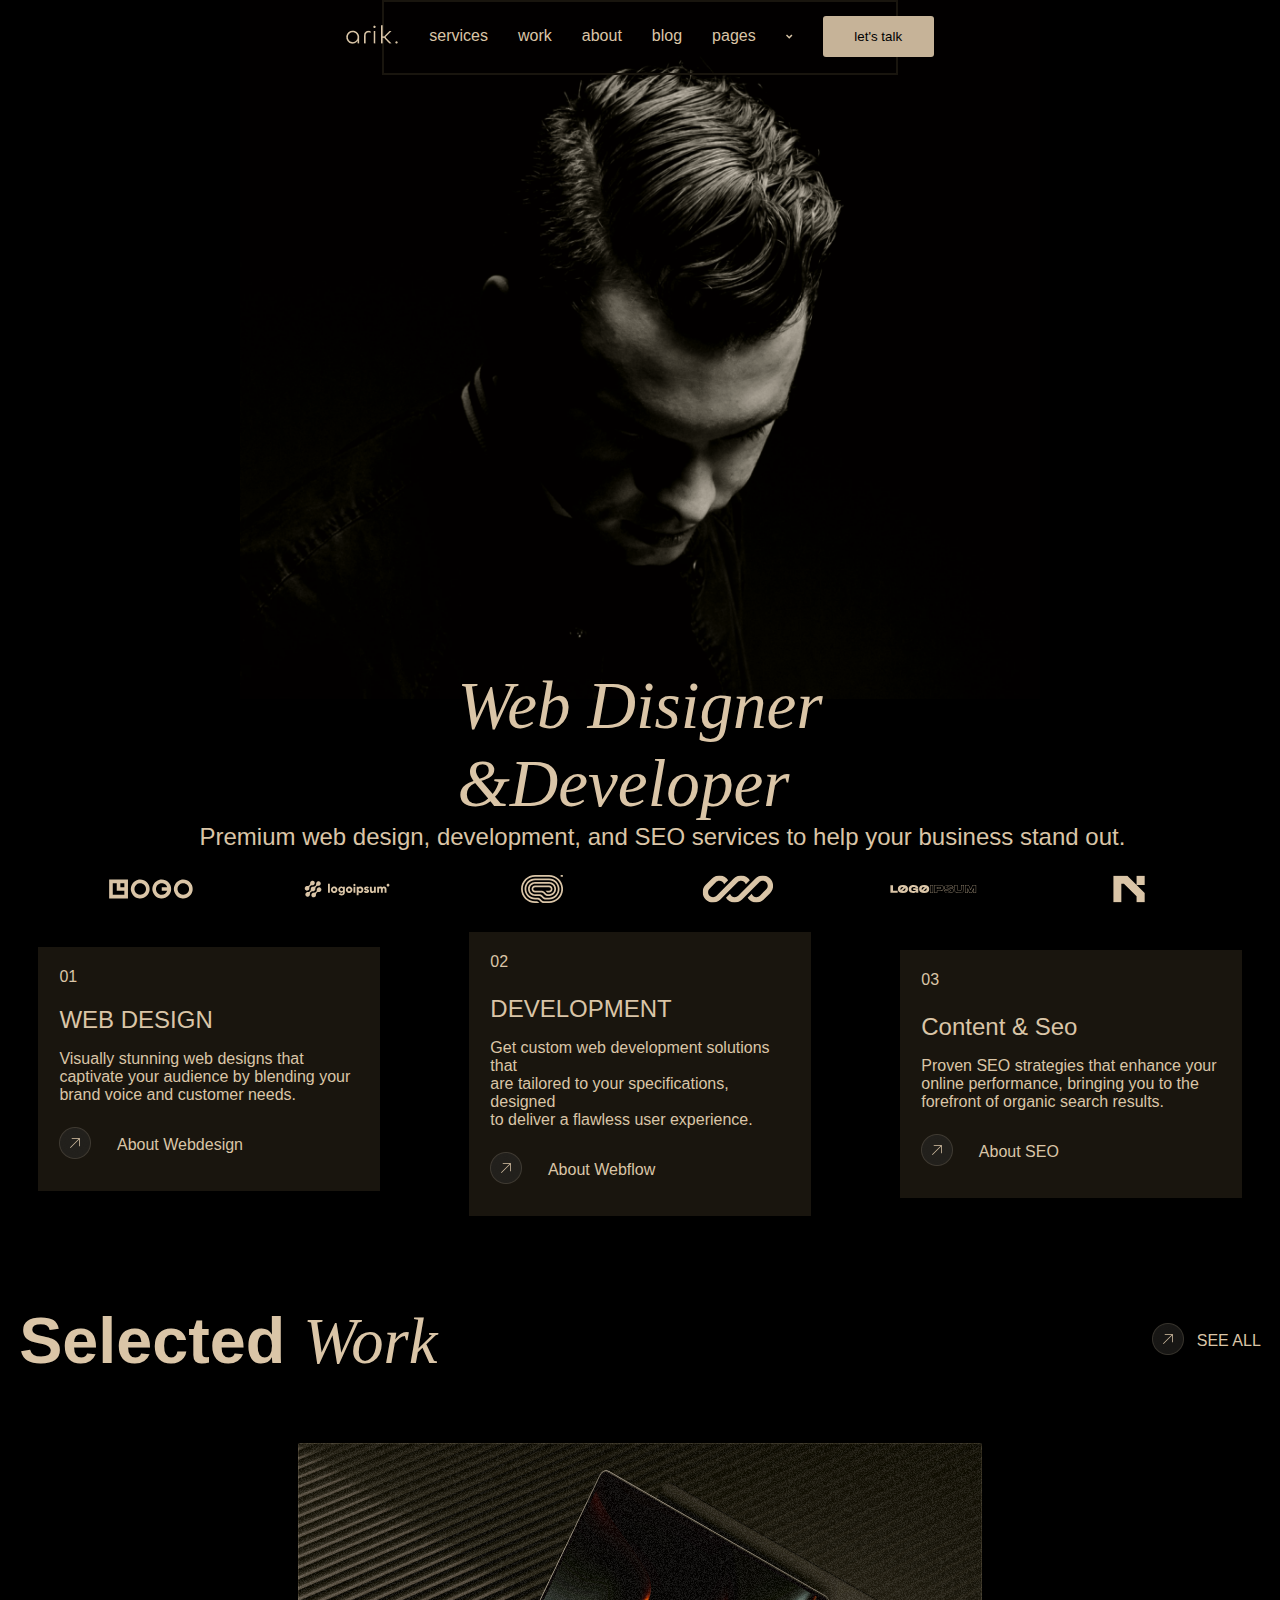
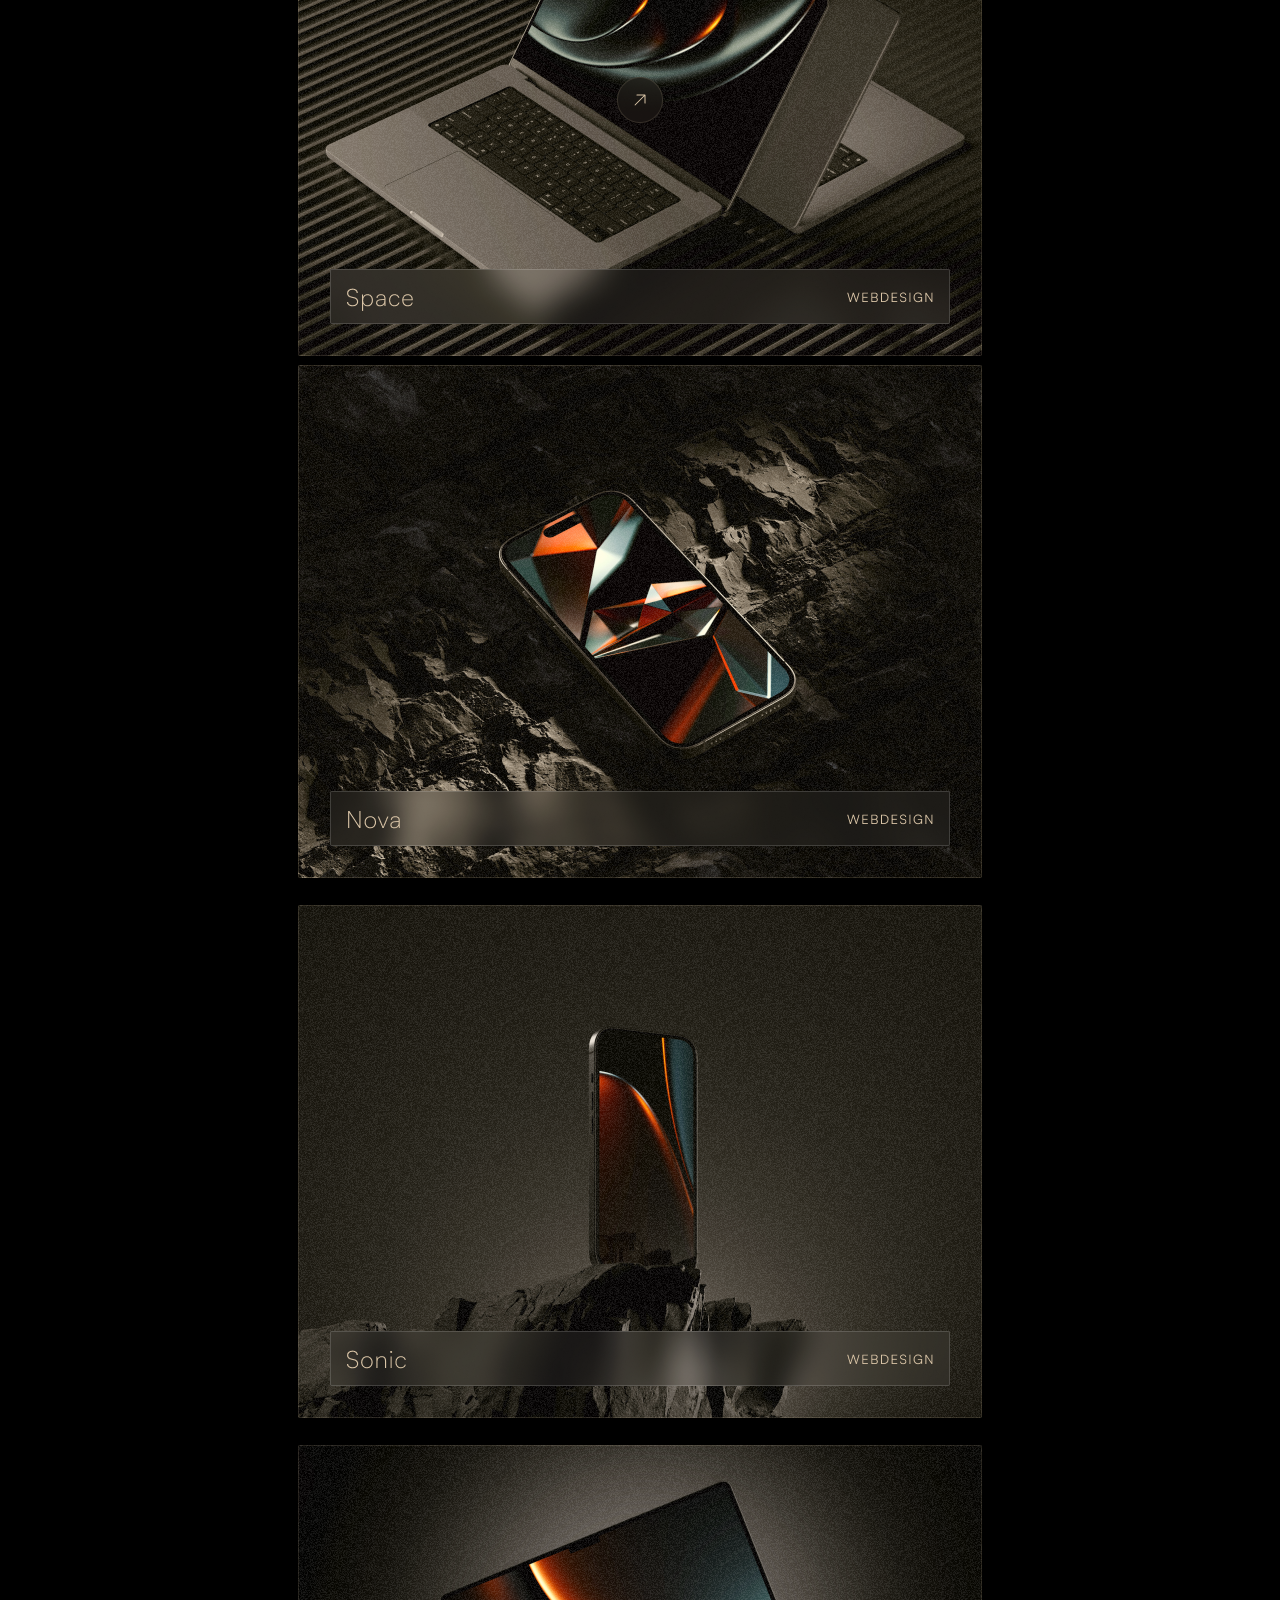
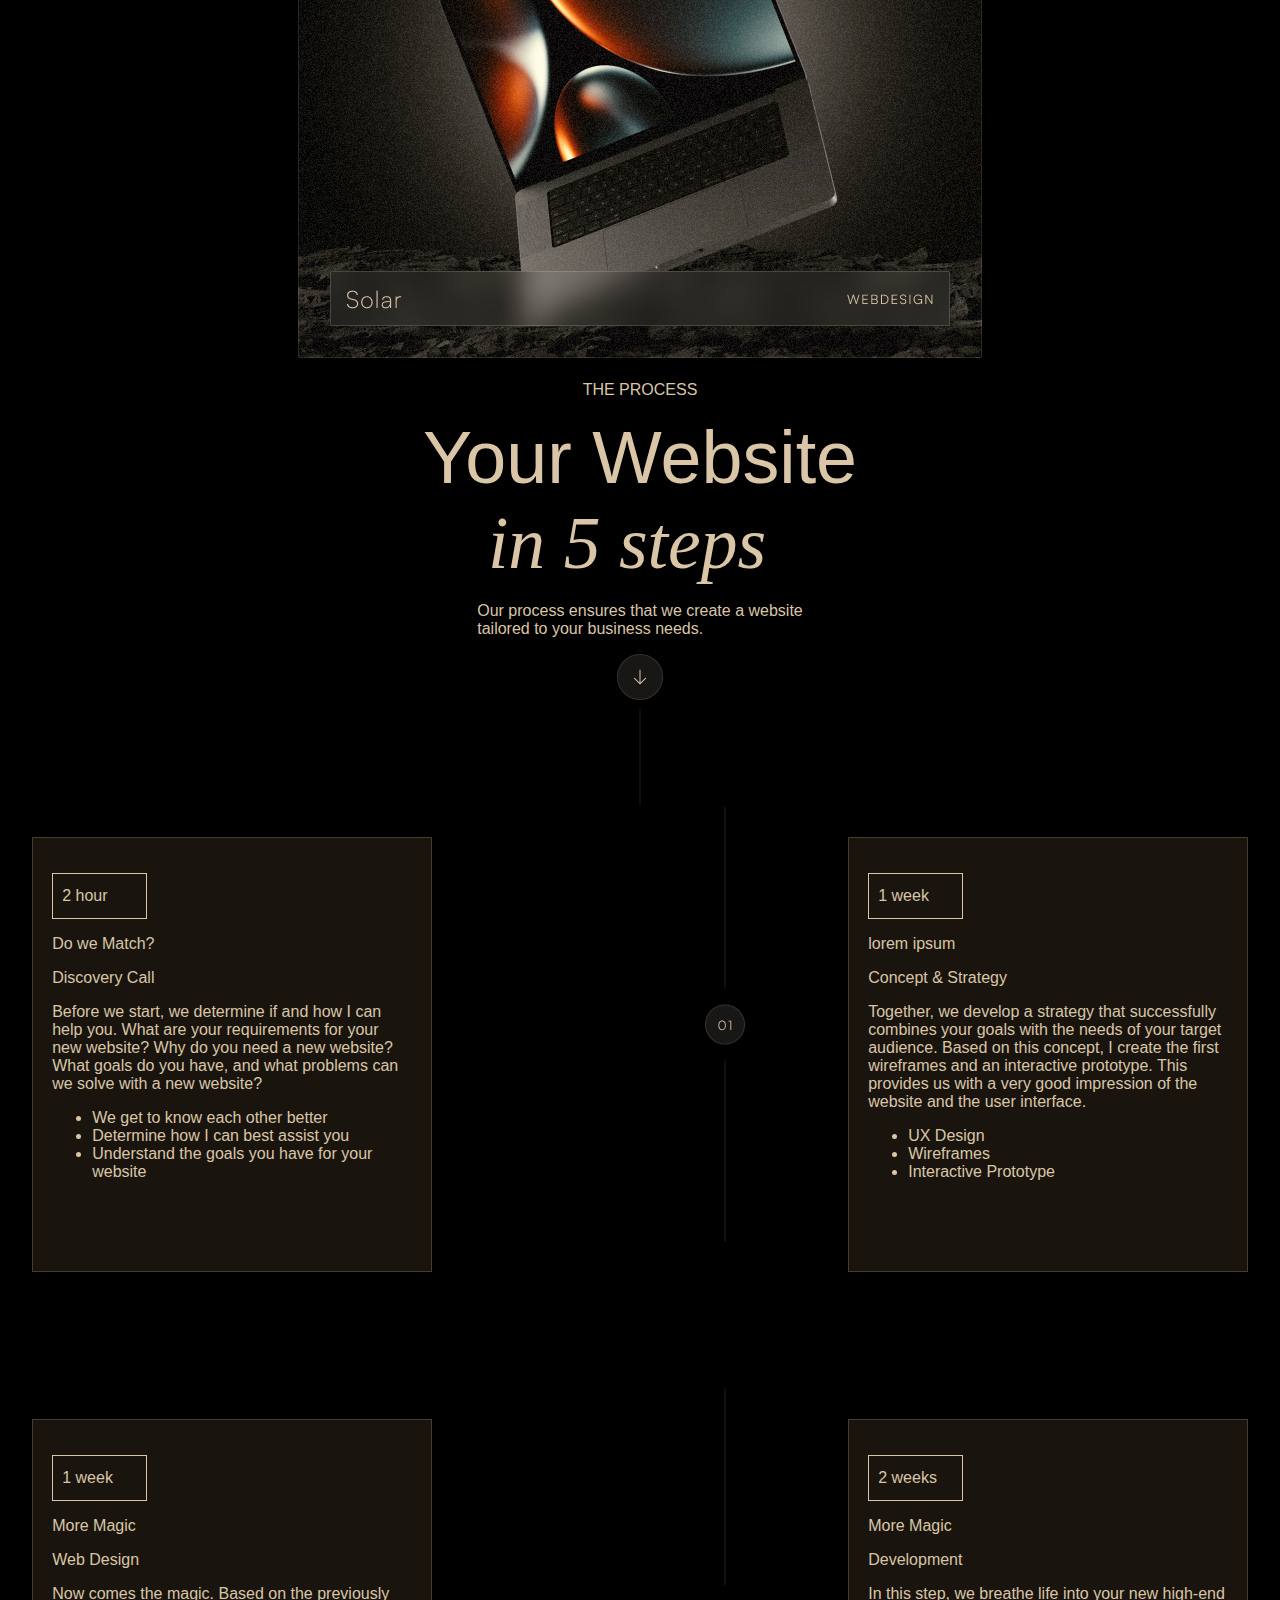
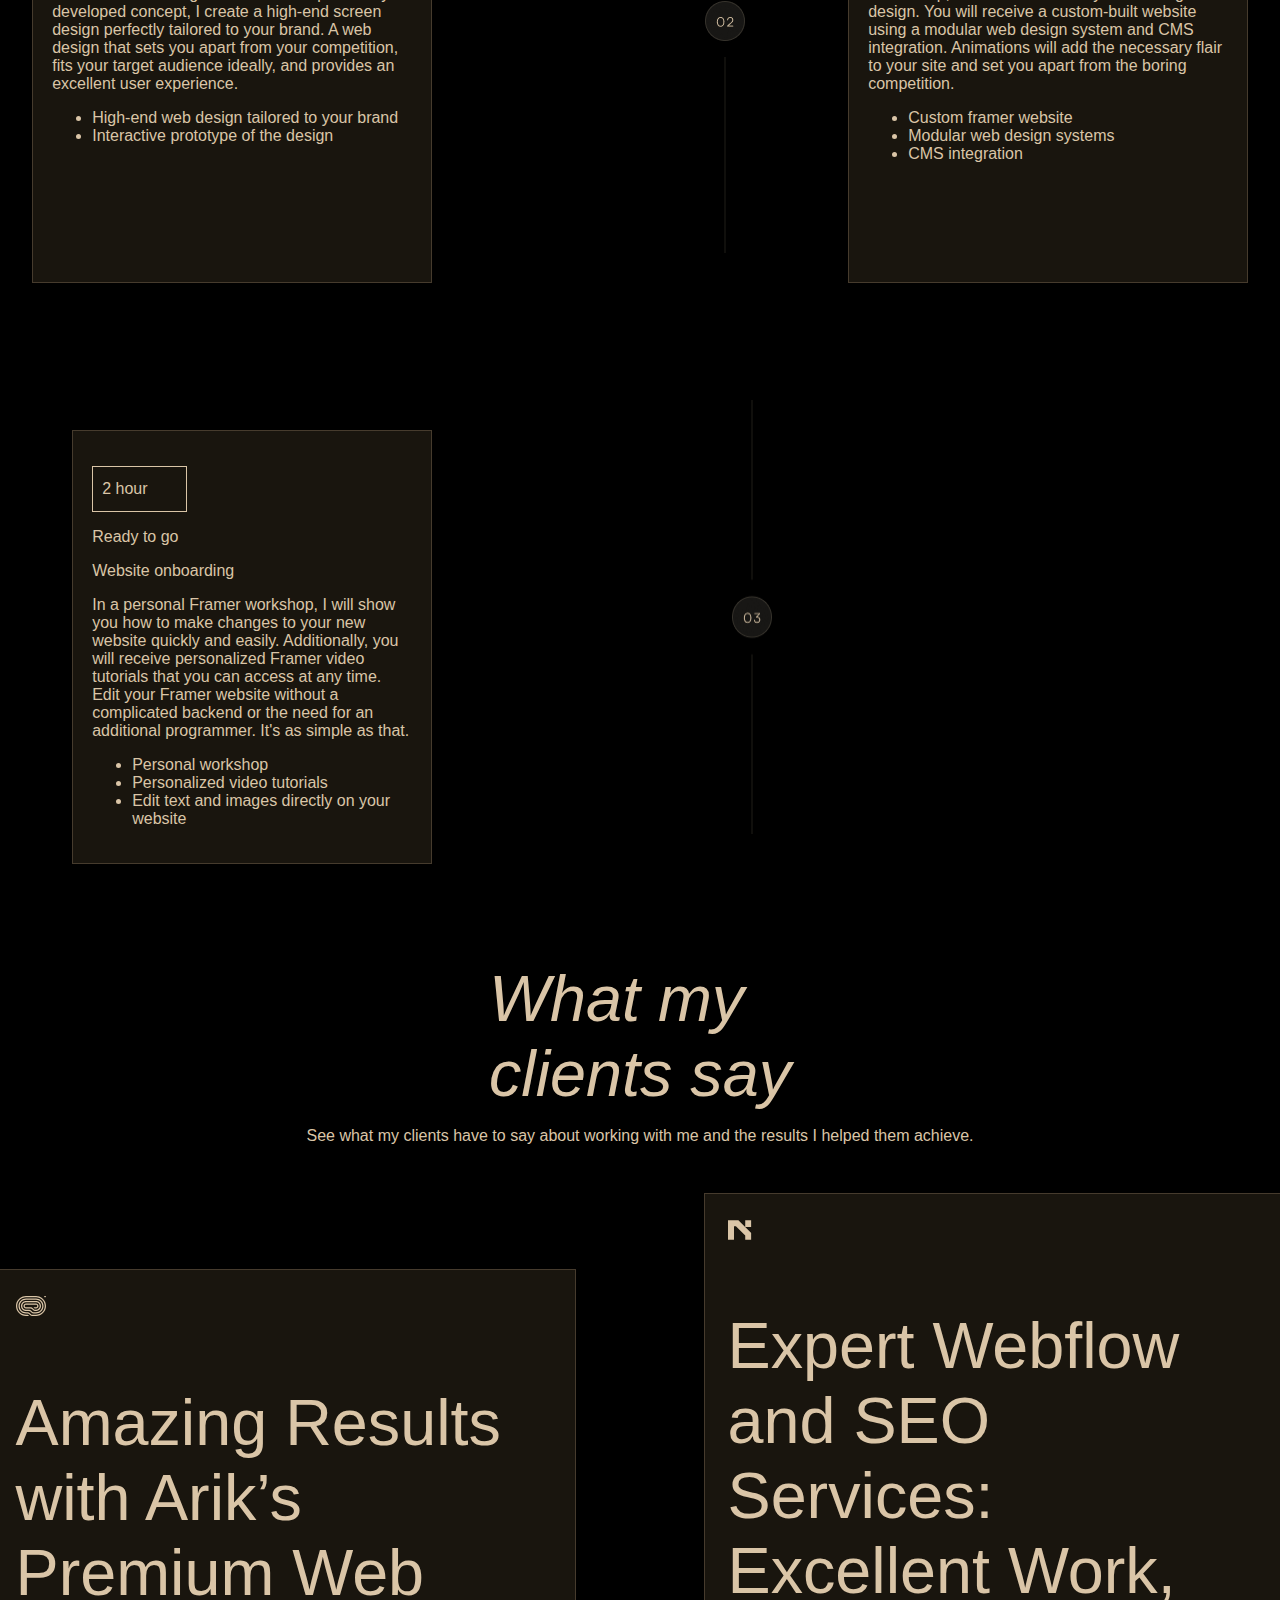
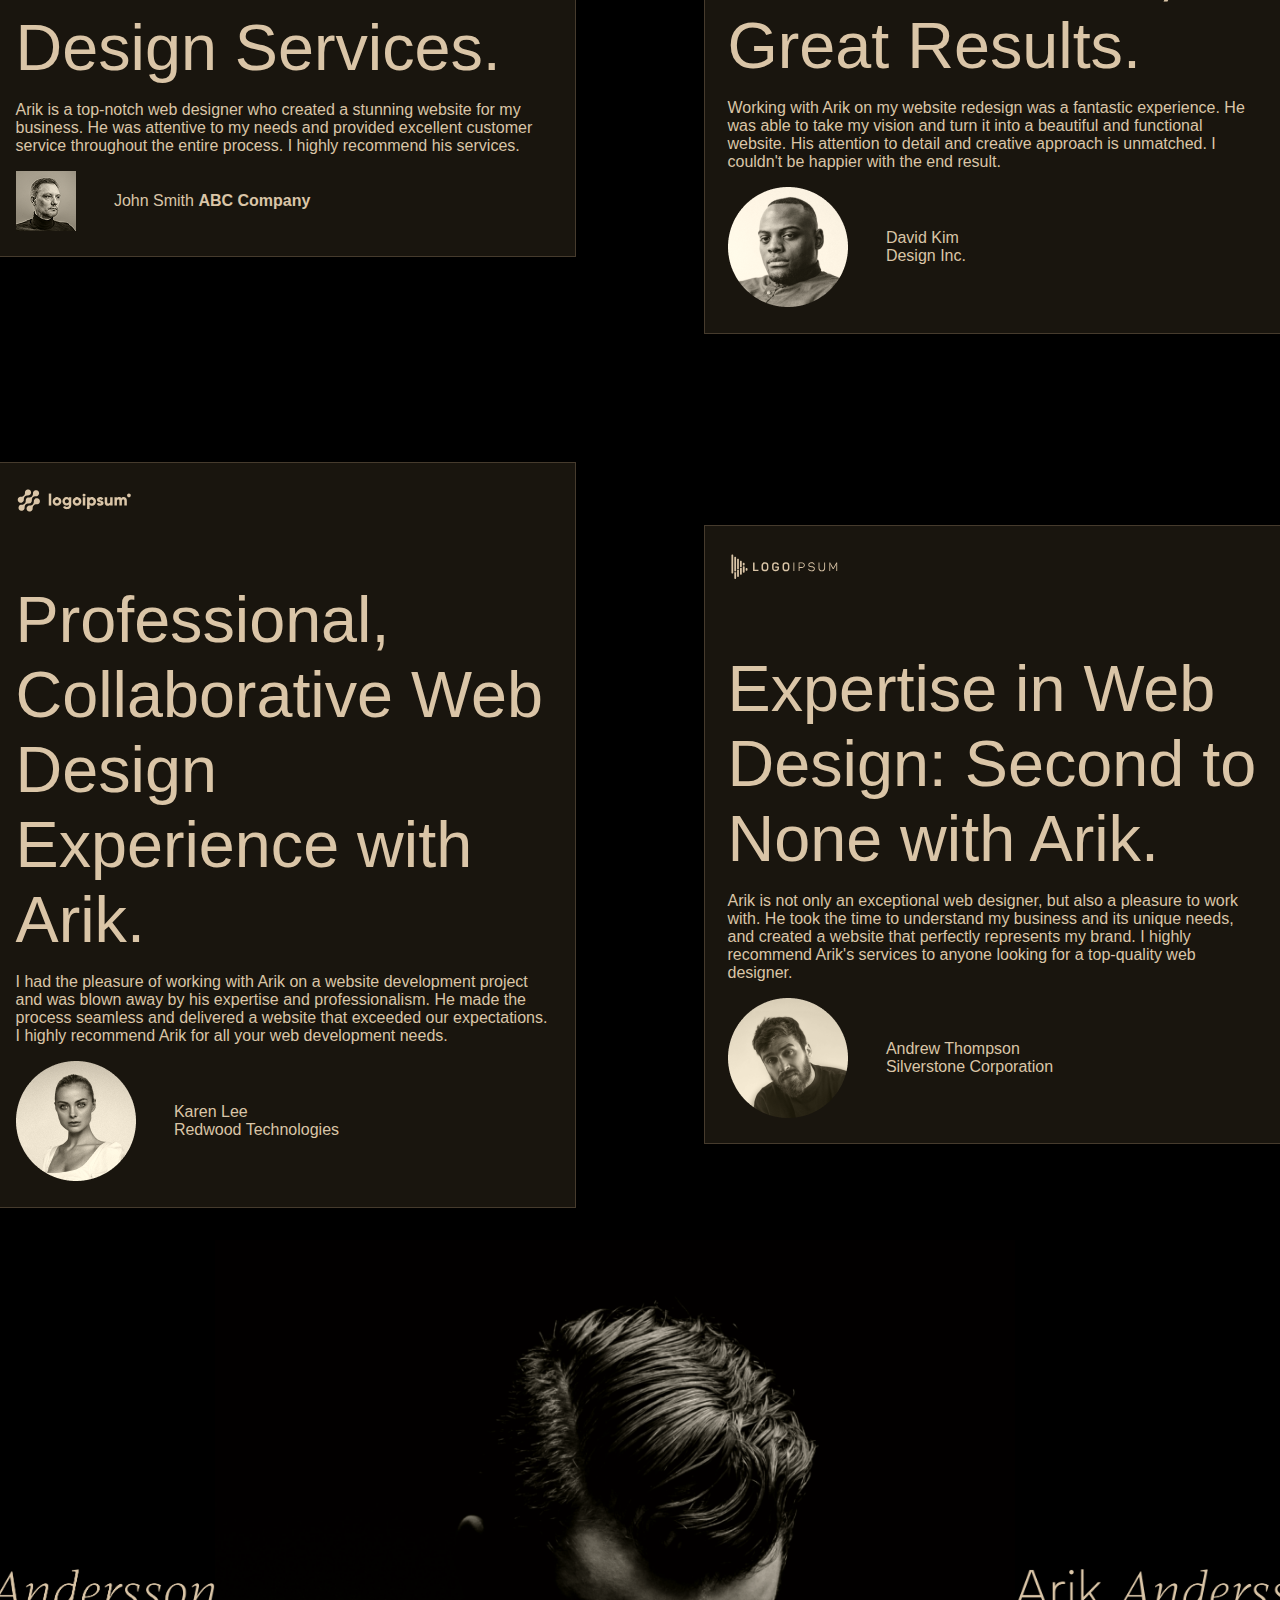
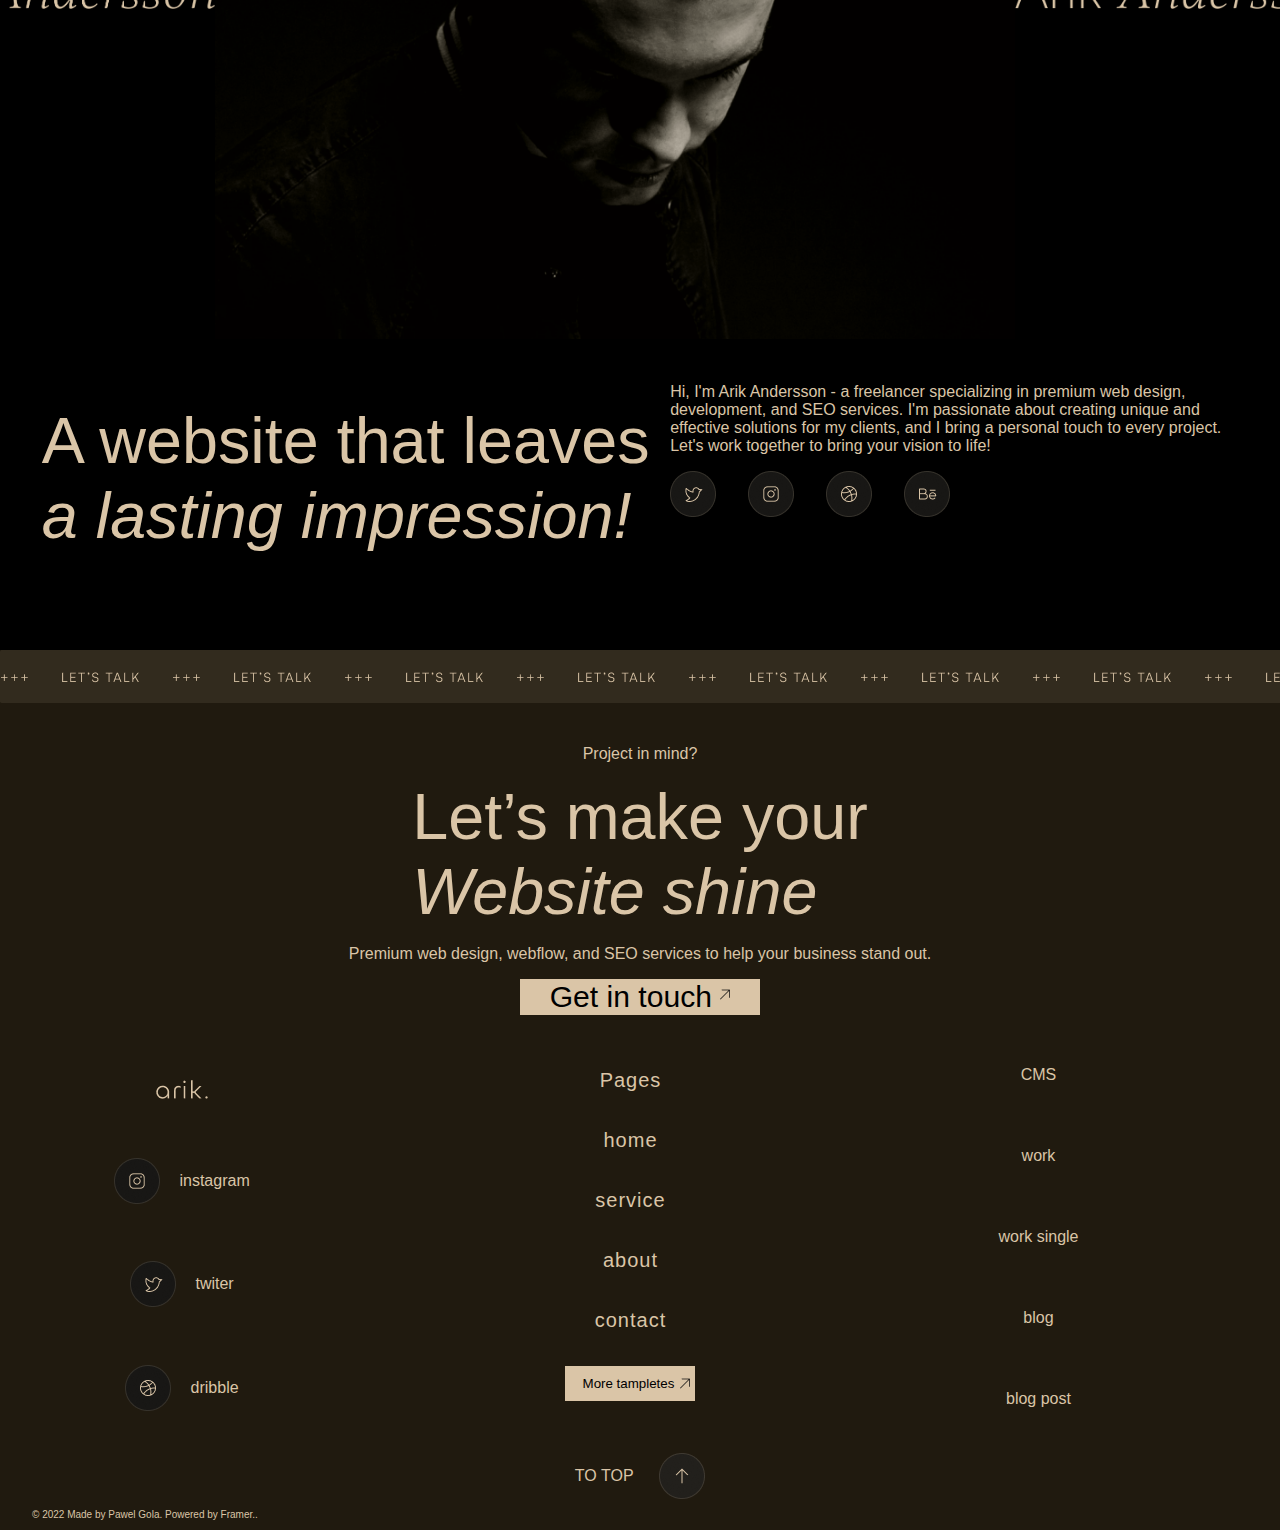
<file: frontPage.html>
<!DOCTYPE html>
<html lang="eng">
<head>
<meta charset="UTF-8">
<meta name="viewport" content="width=device-width, initial-scale=1.0">
<title>Web_Disigner_Developer</title>
<meta name="description" content="idnt know what is it">
<link href="https://fonts.cdnfonts.com/css/satoshi" rel="stylesheet">
<link href="https://fontshare.com/fonts/gambetta" rel="stylesheet">
<link href="https://api.fontshare.com/v2/css?f[]=chillax@400,700&display=swap" rel="stylesheet">
<link rel="stylesheet" href="frontPage.css">
</head>

<body>
<header class="header">
    <div class="header__nav">
     <ul class="header__items">
        <li><img class="header__img--logo" src="images/logo/Frame 237_logo_menu.png" alt="logo"></li>
        <li class="header__item"><a class="header__link" href="services.html">services</a></li>
        <li class="header__item"><a class="header__link" href="#">work</a></li>
        <li class="header__item"><a class="header__link" href="#">about</a></li>
        <li class="header__item"><a class="header__link" href="#">blog</a></li>
        <li class="header__item header__item--with-dropdown">
         <div class="header__link-wrapper" id="dropDownTorggle">              
        <a class="header__link" href="#">pages</a><img class="header__icon" src="images/button/Vector_down.png" alt="Vector_down">
    </div>
     <ul class="header__dropDown" id="dropDownMenu">
       <li> <a class="header__link" href="#">pricing</a></li>
       <li> <a class="header__link" href="#">bloc single</a></li>
     </ul>
    </li>
        <li><button class="header__button">let's talk</button></li>
     </ul>
    </div>
    <div class="header__title">
        <div class="header__title-wrapper">
        <h1>Web Disigner<br>&Developer</h1>
        <p>Premium web design, development, and SEO services to help your business stand out.</p>
        </div>
    </div>
    <div class="header__end">
        <img src="images/logo/logo__framefotter1.svg" alt="logo1">
        <img src="images/logo/logo__framefotter2.svg" alt="logo2">
        <img src="images/logo/logo_framefotter3.svg"  alt="logo3">
        <img src="images/logo/logo_framefotter4.svg"  alt="logo4">
        <img src="images/logo/logo_framefotter5.svg"  alt="logo5">
        <img src="images/logo/logo_framefotter6.svg"  alt="logo6">
    </div>
</header>

<main class="main-content">
     <section class="services">
     <div class="services__item-01">
        <span class="services__number-01">01</span>
        <h2 class="services__title-01">WEB DESIGN</h2>
        <p class="services__description-01">Visually stunning web designs that<br> captivate your audience by blending your<br> brand voice and customer needs.</p>
     <div class="services__wrapper-01">  
        <a class="services__link-01" href="#"><img class="services__link--icon-01" src="images/logo/main_arrow_up.png" alt="logo"></a>
        <p class="services__link-caption-01"  role="heading" aria-level="2">About Webdesign</p>
    </div>
       </div>
     <div class="services__item-02">
         <span class="services__number-02">02</span>
         <p class="services__title-02" role="heading" aria-level="2">DEVELOPMENT</p>
         <p class="services__description-02">Get custom web development solutions that<br> are tailored to your specifications, designed<br> to deliver a flawless user experience.</p>
     <div class="services__wrapper-02">
         <a class="services__link-02" href="#"><img class="services__link--icon-02" src="images/logo/main_arrow_up.png" alt="logo"></a>
         <p class="services__link-caption-02" role="heading" aria-level="2">About Webflow</p>
     </div>
       </div>
    <div class="services__item-03">
        <span class="services__number-03">03</span>
        <p class="services__title-03" role="heading" aria-level="2">Content & Seo</p>
        <p class="services__description-03">Proven SEO strategies that enhance your<br> online performance, bringing you to the<br> forefront of organic search results.</p>
    <div class="services__wrapper-03">
        <a class="services__link-03" href="#"><img class="services__link--icon-03" src="images/logo/main_arrow_up.png" alt="logo"></a>
        <p class="services__link-caption-03" role="heading" aria-level="2">About SEO</p>
    </div>
      </div>
    </section>
    <section class="work">
    <div class="work__title">
        <h3 class="work__title--text">Selected <span>Work</span></h3>
    <div class="work__title-wrapper">
        <a class="work__link" href="#"><img class="work__link--logo" src="images/selected_work/Button Text Icon.png" alt="logo"></a>
        <p class="work__link-caption">SEE ALL</p>
    </div>
    </div>
    <div class="work__pichers">
        <img class="work__pichers--space" src="images/selected_work/Grid1.png" alt="space">
        <img class="work__pichers--nova"  src="images/selected_work/grid2.png" alt="nova">
        <img class="work__pichers--sonic" src="images/selected_work/grid3.png" alt="sonic">
        <img class="work__pichers--solar" src="images/selected_work/Grid4.png" alt="solar">
     </div>
    </section>
    <section class="your-website">
    <div class="your-website__title">
        <p class="your-website__title--text">THE PROCESS</p>
        <p class="your-website__title--text-largexxl" role="heading" aria-level="1">Your Website<br><span class="alt-font">in 5 steps</span></p>
        <p class="your-website__title--text-small">Our process ensures that we create a website<br> tailored to your business needs.</p>
        <img class="your-website__title--icon" src="images/selected_work/Badge_down.png" alt="logo">
        <img class="your-website__title--line" src="images/selected_work/Line_1.png" alt="line">
    </div>
</section>
<section class="in5steps">
    <div class="in5steps__call">
    <p class="in5steps__label">2 hour</p>
    <p class="in5steps__title">Do we Match?</p>
    <p class="in5steps__main" role="heading" aria-level="1">Discovery Call</p>
    <p class="in5steps__description">Before we start, we determine if and how I can help you. What are your requirements for your new website? Why do you need a new website? What goals do you have, and what problems can we solve with a new website?</p>
    <div class="in5steps__list">
        <ul>
          <li>We get to know each other better</li>
          <li>Determine how I can best assist you</li>
          <li>Understand the goals you have for your website</li>
        </ul>
    </div>
    </div>
  
 <img class="in5steps__line" src="images/progress/line_2.png" alt="first_line">
 
    <div class="stratage">
        <p class="stratage__label">1 week</p>
        <p class="stratage__title">lorem ipsum</p>
        <p class="stratage__main" role="heading" aria-level="1">Concept & Strategy</p>
        <p class="stratage__description">Together, we develop a strategy that successfully combines your goals with the needs of your target audience. Based on this concept, I create the first wireframes and an interactive prototype. This provides us with a very good impression of the website and the user interface.</p>
        <div class="stratage__list">
            <ul>
                <li>UX Design</li>
                <li>Wireframes</li>
                <li>Interactive Prototype</li>
            </ul>
        </div>
    </div>

    <div class="design">
       <p class="desing__label">1 week</p>
       <p class="desing__title">More Magic</p>
       <p class="desing__main" role="heading" aria-level="1">Web Design</p>
       <p class="design__description">Now comes the magic. Based on the previously developed concept, I create a high-end screen design perfectly tailored to your brand. A web design that sets you apart from your competition, fits your target audience ideally, and provides an excellent user experience.</p>
       <div class="design__list">
           <ul>
            <li>High-end web design tailored to your brand</li>
            <li>Interactive prototype of the design</li>
           </ul>
       </div>
    </div>
<img class="development__lineFour" src="images/progress/line_22.png" alt="line_4">
    <div class="development">
       <p class="development__label">2 weeks</p>
       <p class="development__title">More Magic</p>
       <p class="development__main" role="heading" aria-level="1">Development</p>
       <p class="development__description">In this step, we breathe life into your new high-end design. You will receive a custom-built website using a modular web design system and CMS integration. Animations will add the necessary flair to your site and set you apart from the boring competition.</p>
       <div class="development__list">
           <ul>
            <li>Custom framer website</li>
            <li>Modular web design systems</li>
            <li>CMS integration</li>
           </ul>
       </div>
    </div>

   <div class="wrapper__bording">
    <img class="design__lineTree" src="images/progress/line_3.png" alt="line_3">
    <div class="bording">
       <p class="bording__label">2 hour</p>
       <p class="bording__title">Ready to go</p>
       <p class="boarding__main" role="heading" aria-level="1">Website onboarding</p>
       <p class="bording__description">In a personal Framer workshop, I will show you how to make changes to your new website quickly and easily. Additionally, you will receive personalized Framer video tutorials that you can access at any time. Edit your Framer website without a complicated backend or the need for an additional programmer. It's as simple as that.</p>
       <div class="bording__list">
          <ul>
            <li>Personal workshop</li>
            <li>Personalized video tutorials</li>
            <li>Edit text and images directly on your website</li>
          </ul>
       </div>
    </div>
      </div>
</section>
<section class="reviews">
   <div class="reviews__banner">
     <p class="reviews__title  reviews__title_italic" role="heading" aria-level="1">What my <br> <span class="reviews__title_accent">clients say</span></p>
     <p class="reviews__description">See what my clients have to say about working with me and the results I helped them achieve.</p>
   </div>
   <div class="reviews__wrapper">

   <article class="reviews__item reviews__item_smith">
    <img class="reviews__label" src="images/review/smith_label.svg" alt="label">
    <p class="reviews__title" role="heading" aria-level="1">Amazing Results with Arik’s Premium Web Design Services.</p>
    <p class="reviews__description">Arik is a top-notch web designer who created a stunning website for my business. He was attentive to my needs and provided excellent customer service throughout the entire process. I highly recommend his services.</p>
    <div class="reviews__wrapper_smith">
        <img src="images/review/pexels-oleg-podlesnykh-11785442 1.png" alt="photo">
        <p class="reviews__author">John Smith <b><span>ABC Company</span></b></p>
    </div>
   </article>
   
   <article class="reviews__item reviews__item_kim">
    <img class="reviews__label" src="images/review/logo_kim.svg" alt="logo_kim">
    <p class="reviews__title" role="heading" aria-level="1">Expert Webflow and SEO Services: Excellent Work, Great Results.</p>
    <p class="reviews__description">Working with Arik on my website redesign was a fantastic experience. He was able to take my vision and turn it into a beautiful and functional website. His attention to detail and creative approach is unmatched. I couldn't be happier with the end result.</p>
    <div class="reviews__wrapper_kim">
        <img src="images/review/photo_kim.png" alt="logo_kim">
        <p class="reviews__author">David Kim <br><span>Design Inc.</span></p>
    </div>
   </article>

   <article class="reviews__item reviews__item_lee">
   <img class="reviews__label" src="images/review/logo_lee.svg" alt="logo_lee">
   <p class="reviews__title" role="heading" aria-level="1">Professional, Collaborative Web Design Experience with Arik.</p>
   <p class="reviews__description">I had the pleasure of working with Arik on a website development project and was blown away by his expertise and professionalism. He made the process seamless and delivered a website that exceeded our expectations. I highly recommend Arik for all your web development needs.</p>
   <div class="reviews__wrapper_lee">
      <img src="images/review/lee_photo.png" alt="photo_lee">
      <p class="reviews__author">Karen Lee <br><span>Redwood Technologies</span></p>
   </div>
   </article>

   <article class="reviews__item review__item_thompson">
   <img class="reviews__label" src="images/review/logo_thompson.svg" alt="logo_thompson">
   <p class="reviews__title" role="heading" aria-level="1">Expertise in Web Design: Second to None with Arik.</p>
   <p class="reviews__description">Arik is not only an exceptional web designer, but also a pleasure to work with. He took the time to understand my business and its unique needs, and created a website that perfectly represents my brand. I highly recommend Arik's services to anyone looking for a top-quality web designer.</p>
   <div class="reviews__wrapper_thompson">
      <img src="images/review/photo_thomson.png" alt="photo_thomson">
      <p class="reviews__author">Andrew Thompson <br><span>Silverstone Corporation</span></p>
   </div>
   </article>
   </div>
</section>

<section class="intro">
  <div class="intro__label">
    <img class="intro__item--left" src="images/biography/Arik Andersson_textleft.png" alt="text_left">
    <img class="intro__item--center" src="images/biography/avatar.png" alt="logo_avatar">
    <img class="intro__item--right" src="images/biography/Arik Andersson_textright.png" alt="text_right">
  </div>
  <div class="intro__wrapper">
    <div class="intro__title">
        <p class="intro__title--italic" role="heading" aria-level="1">A website that leaves <br><span class="italic">a lasting impression!</span></p>
    </div>
  <div class="intro__description">
       <p>Hi, I'm Arik Andersson - a freelancer specializing in premium web design, development, and SEO services. I'm passionate about creating unique and effective solutions for my clients, and I bring a personal touch to every project. Let's work together to bring your vision to life!</p>
       <div class="intro__links">
        <a class="intro__links--twit" href="#"> <img src="images/biography/description_twit.png" alt="twit"></a>
        <a class="intro__links--instagram" href="#"> <img src="images/biography/description_insta.png" alt="instagram"></a>
        <a class="intro__links--ball" href="#"> <img src="images/biography/description.png"></a>
        <a class="intro__links--be" href="#"> <img src="images/biography/description2.png" alt="be"></a>
       </div>
  </div>
  </div>
</section>
 <section class="promo">
    <img class="promo__label" src="images/promo/promo_height.png" alt="promo_header">
    <div class="promo__title--wrapper">
      <p class="promo__textTop">Project in mind?</p>
      <p class="promo__main " role="heading" aria-level="1">Let’s make your<br><span class="promo__main--italic"> Website shine </span></p>
      <p class="promo__description">Premium web design, webflow, and SEO services to help your business stand out.</p>
      <button class="promo__button ">Get in touch <img class="promo__button--icon-up " src="images/promo/Vector_up.png" alt="Vector_up"></button>
    </div>
 </section>
</main>

<footer class="main-footer">
  <div class="main-footer__wrapper">
    <ul class="main-footer__nav-social">
      <li class="main-footer__item-social"><img class="main-footer__item-social--logo" src="images/logo/Frame 237_logo_menu.png" alt="footer_logo"></li>
      <li class="main-footer__item-social"><img class="main-footer__item-social--insta" src="images/biography/description_insta.png" alt="footer_insta"><a class="main-footer__item-social--link" href="#">instagram</a></li>
      <li class="main-footer__item-social"><img class="main-footer__item-social--twiter" src="images/biography/description_twit.png" alt="footer_twiter"><a class="main-footer__item-social--link" href="#">twiter</a></li>
      <li class="main-footer__item-social"><img class="main-footer__item-social--ball" src="images/biography/description.png" alt="footer_ball"><a class="main-footer__item-social--link" href="#">dribble</a></li>
    </ul>
    <ul class="main-footer__nav-pages">
      <li class="main-footer__item-pages"><a class="main-footer__item-pages--link" href="#">Pages</a></li>
      <li class="main-footer__item-pages"><a class="main-footer__item-pages--link" href="#">home</a></li>
      <li class="main-footer__item-pages"><a class="main-footer__item-pages--link" href="#">service</a></li>
      <li class="main-footer__item-pages"><a class="main-footer__item-pages--link" href="#">about</a></li>
      <li class="main-footer__item-pages"><a class="main-footer__item-pages--link" href="#">contact</a></li>
      <li class="main-footer__item-pages"><button class="main-footer__item-pages--button">More tampletes</button></li>
    </ul>
   <ul class="main-footer__nav-cms">
      <li class="main-footer__item-cms"><a class="main-footer__item-cms--link" href="#">CMS</a></li>
      <li class="main-footer__item-cms"><a class="main-footer__item-cms--link" href="#">work</a></li>
      <li class="main-footer__item-cms"><a class="main-footer__item-cms--link" href="#">work single</a></li>
      <li class="main-footer__item-cms"><a class="main-footer__item-cms--link" href="#">blog</a></li>
      <li class="main-footer__item-cms"><a class="main-footer__item-cms--link" href="#">blog post</a></li>
   </ul>
  </div>
  <div class="main-footer__copyright">
    <div class="main-footer__wrapper-link">
    <a class="main-footer__link" href="#">TO TOP <img class="main-footer__link--icon" src="images/footer/Badge.png" alt="footer-icon"></a>
    </div>
    <p class="main-footer__copyright--text">© 2022 Made by Pawel Gola. Powered by Framer..</p>
  </div>
</footer>
<script src="modal.js"></script>
</body>
</html>
</file>
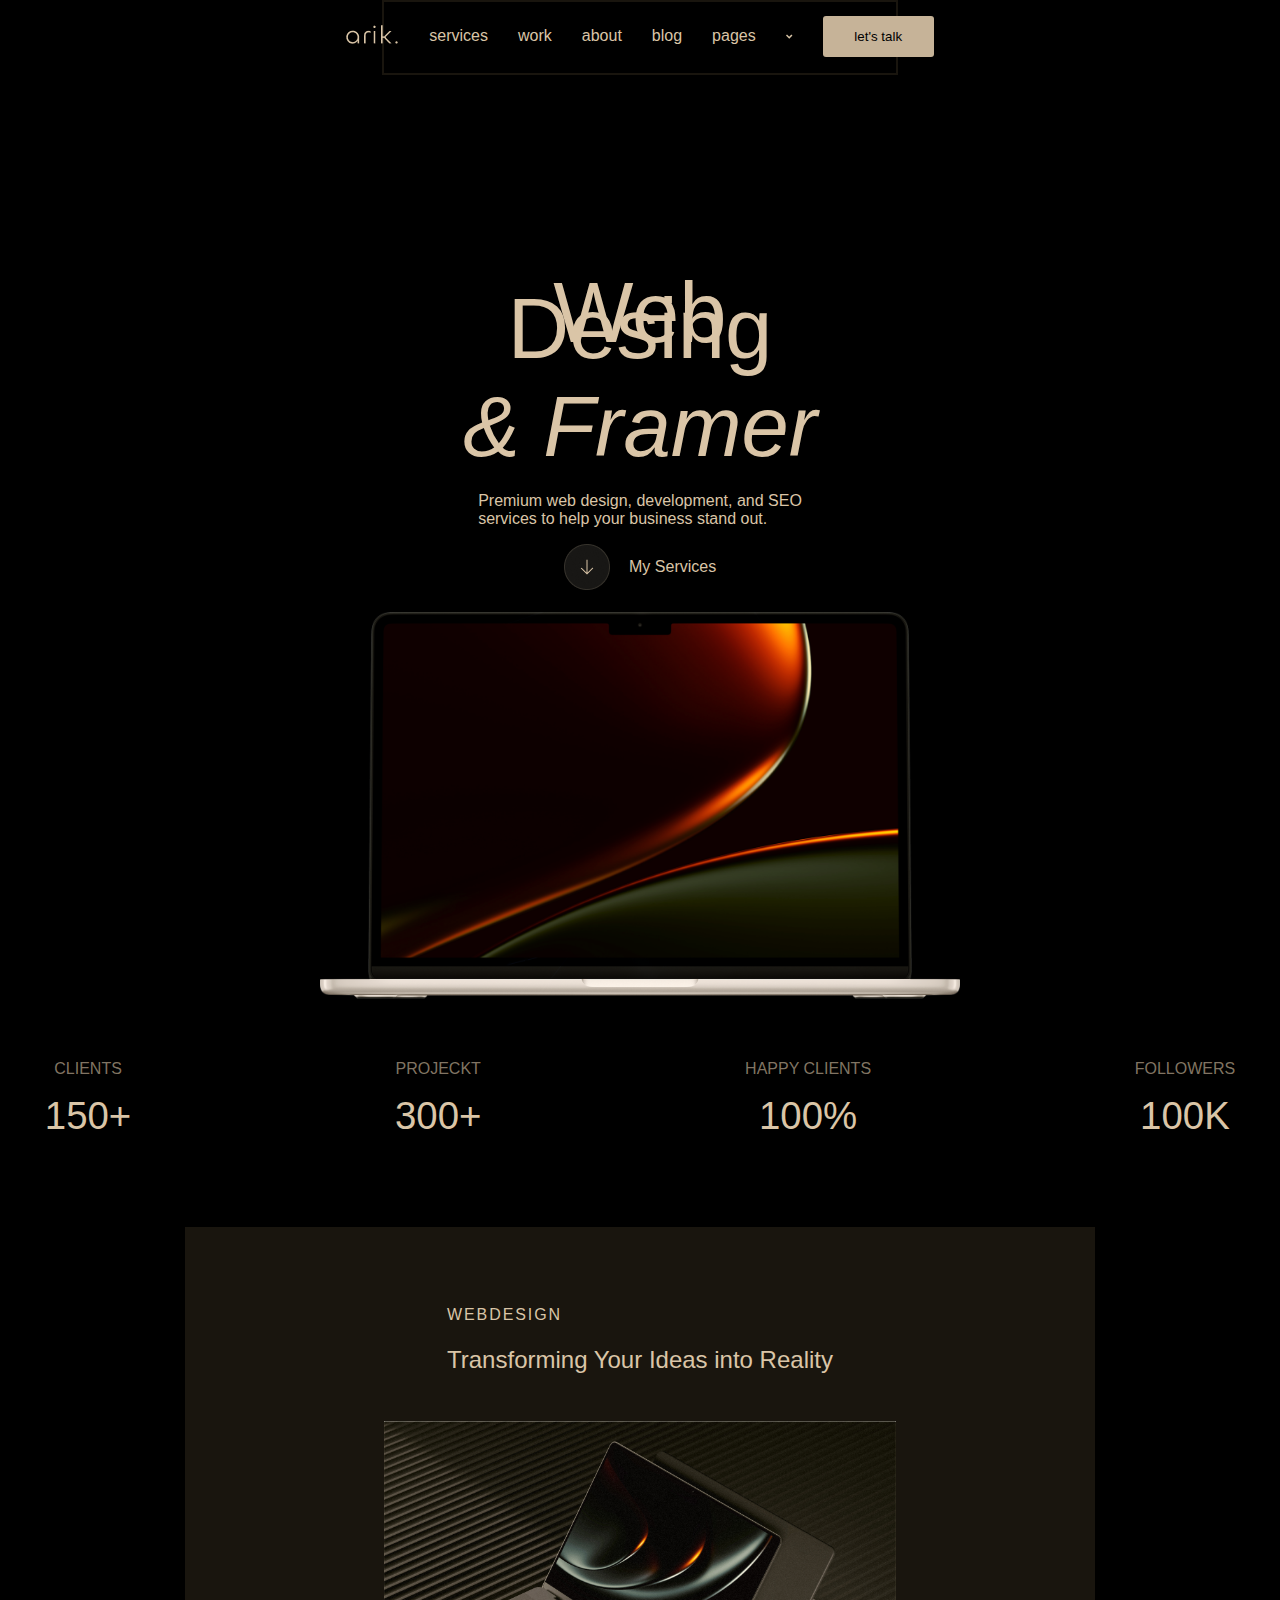
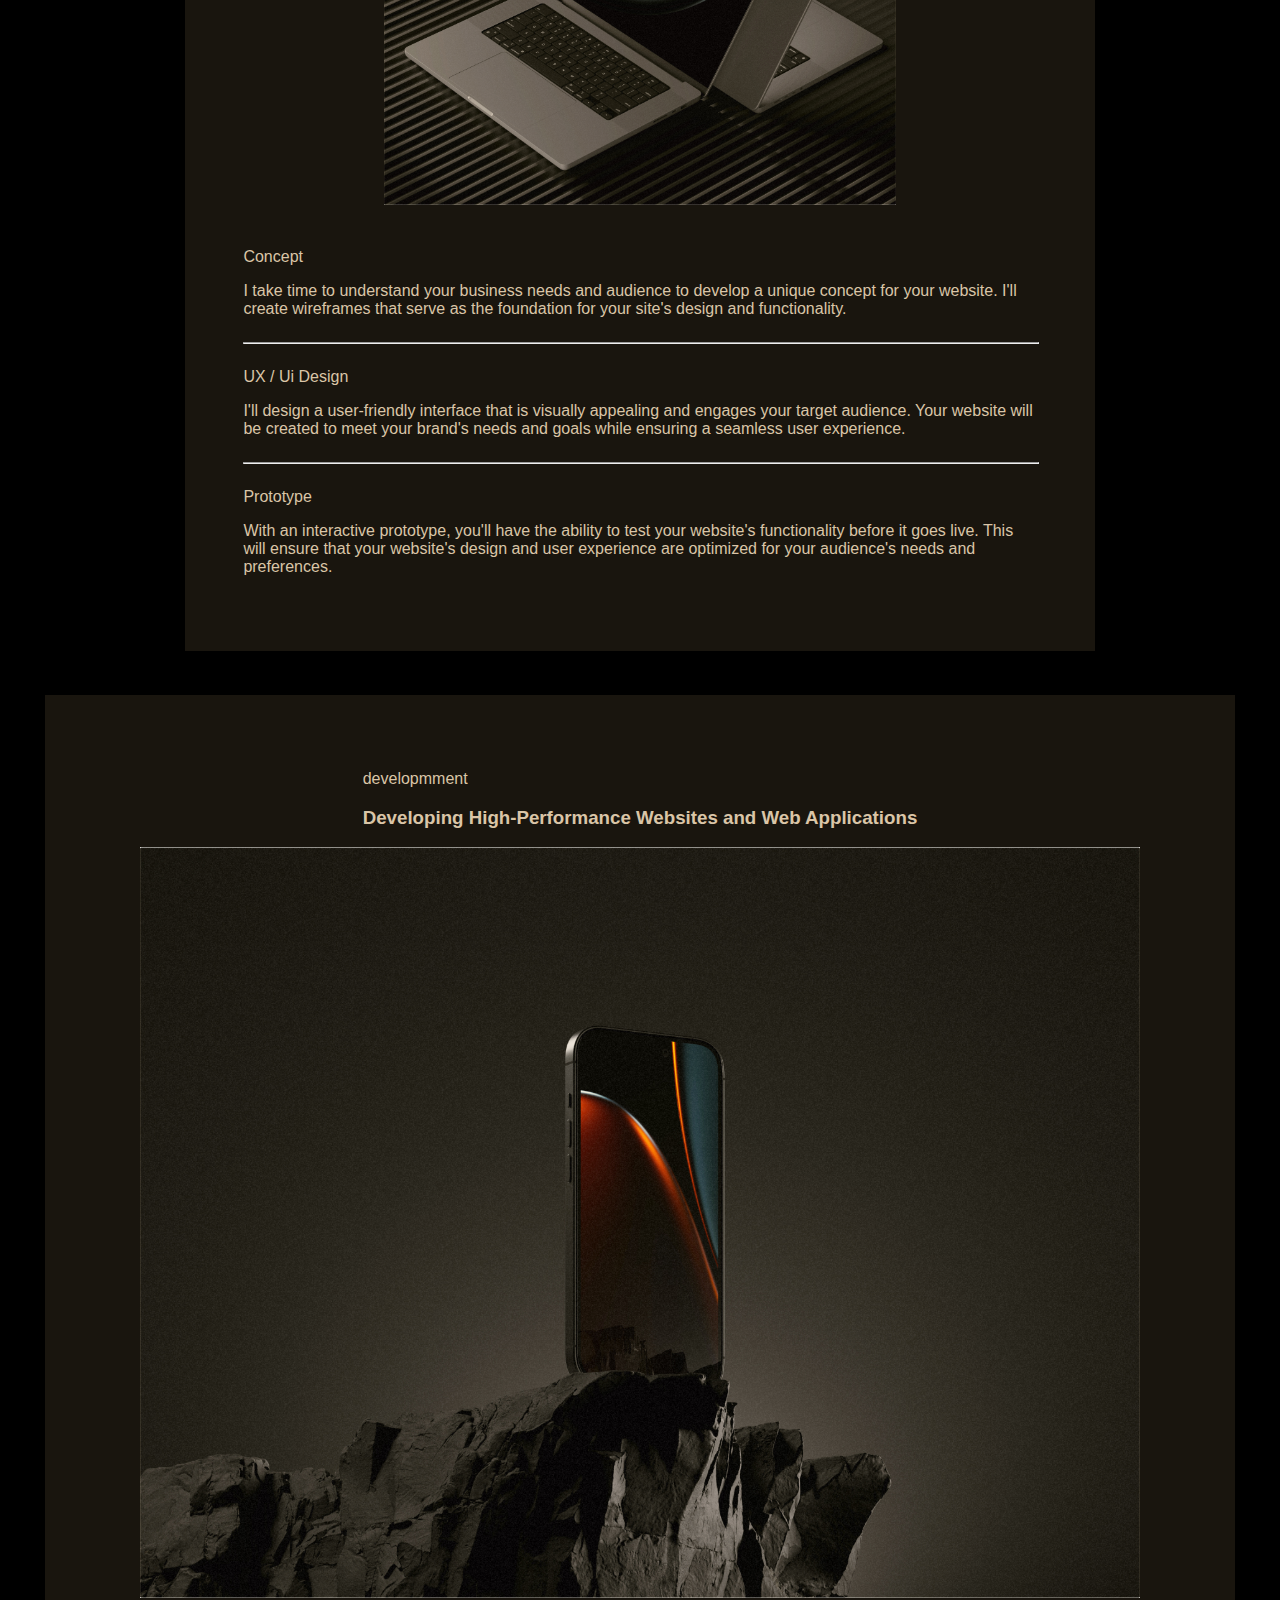
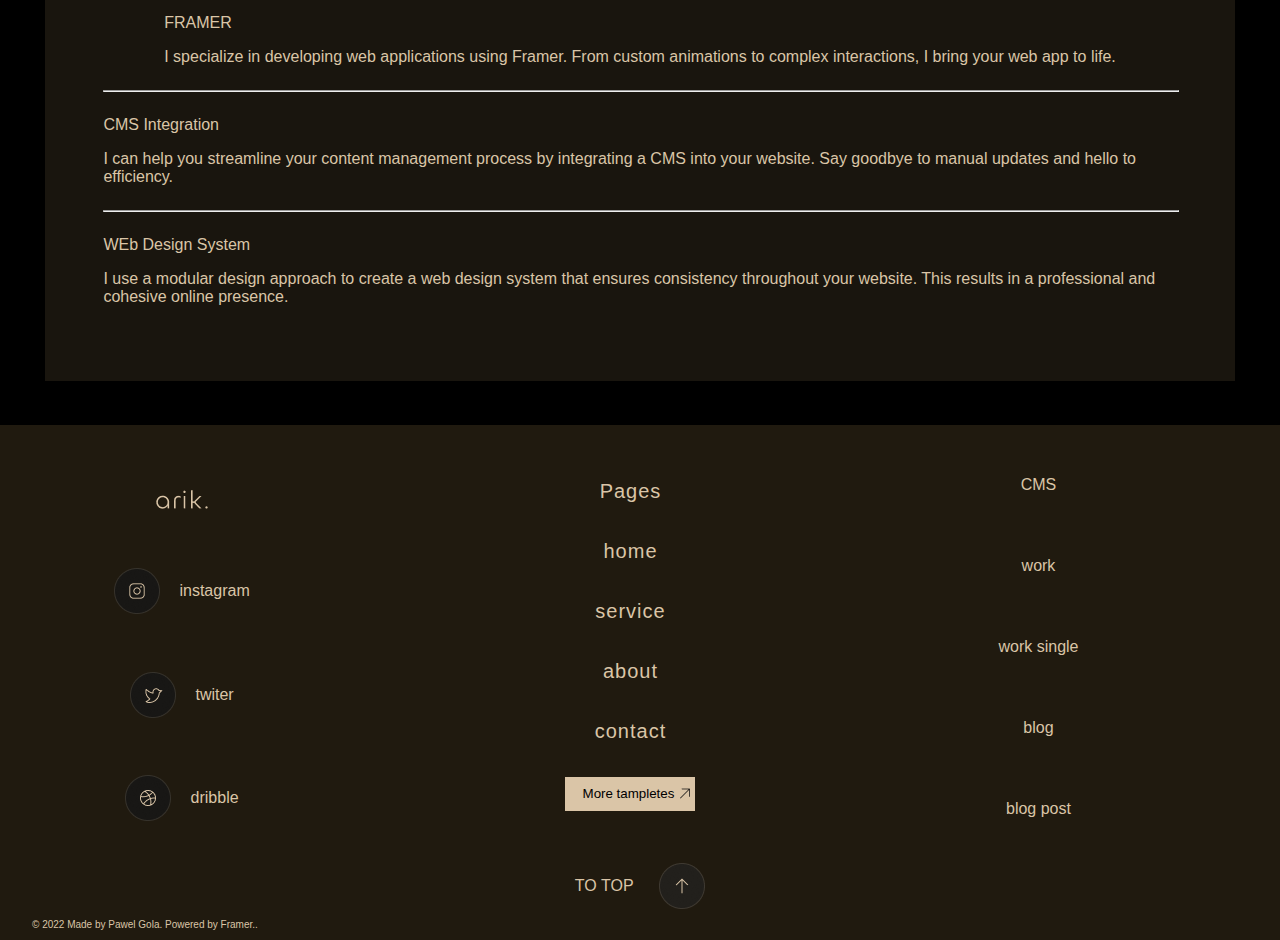
<file: services.html>
<!DOCTYPE html>
<html lang="eng">
<head>
<meta charset="UTF-8">
<meta name="viewport" content="width=device-width, initial-scale=1.0">
<title>Services</title>
<meta name="description" content="our services include web dising development and digital marketing to hrlp your bisness grow your bissnese online">
<link href="https://fonts.cdnfonts.com/css/satoshi" rel="stylesheet">
<link href="https://fontshare.com/fonts/gambetta" rel="stylesheet">
<link href="https://api.fontshare.com/v2/css?f[]=chillax@400,700&display=swap" rel="stylesheet">
<link rel="stylesheet" href="services.css">
</head>

<body>
<header class="header">
    <div class="header__nav">
     <ul class="header__items">
        <li><img class="header__img--logo" src="images/logo/Frame 237_logo_menu.png" alt="logo"></li>
        <li class="header__item"><a class="header__link" href="index.html">services</a></li>
        <li class="header__item"><a class="header__link" href="#">work</a></li>
        <li class="header__item"><a class="header__link" href="#">about</a></li>
        <li class="header__item"><a class="header__link" href="#">blog</a></li>
        <li class="header__item header__item--with-dropdown">
         <div class="header__link-wrapper" id="dropDownTorggle">              
        <a class="header__link" href="#">pages</a><img class="header__icon" src="images/button/Vector_down.png" alt="Vector_down">
    </div>
     <ul class="header__dropDown" id="dropDownMenu">
       <li> <a class="header__link" href="#">pricing</a></li>
       <li> <a class="header__link" href="#">bloc single</a></li>
     </ul>
    </li>
        <li><button class="header__button">let's talk</button></li>
     </ul>
    </div>
    <div class="header__main">
      <div class="header__wrapper">
        <h1 class="header__tittle"><span class="header__tittle--web">Web</span><br> Desing<br><span class="header__tittle--italic">& Framer</span></h1>
        <p class="header__description">Premium web design, development, and SEO<br>services to help your business stand out.</p>
      <div class="header__link-wrapper">
        <a class="header__link" href="#"><img class="header__link--icon-down" src="images_services/icon_down.png" alt="icon-down">My Services</a>
      </div>
      <img class="header__banner" src="images_services/background_servicws.png" alt="banner_pc">
      </div>
    </div>
</header>
<section class="clients">
  <div class="clients__wrapper">
    <div class="clients__review">
      <p class="clients__review--text">Clients</p>
      <p class="clients__review--number">150+</p>
    </div>
    <div class="clients__project">
      <p class="clients__project--text">Projeckt</p>
      <p class="clients__projeckt--number">300+</p>
    </div>
    <div class="clients__happy-clients">
      <p class="clients__happy-clients--text">Happy Clients</p>
      <p class="clients__happy-clients--number">100%</p>
    </div>
    <div class="clients__followers">
      <p class="clients__followers--text">Followers</p>
      <p class="clients__followers--number">100k</p>
    </div>
  </div>
</section>
<section class="creative-process">
  <div class="creative-process__wrapper--border">
  <div class="creative-process__main">
    <p class="creative-process__label">Webdesign</p>
    <h2 class="creative-process__title">Transforming Your Ideas into Reality</h2>
  </div>
<img class="creative-process__imges" src="images_services/creative_img1.jpg" alt="images-psc">
<div class="creative-process__concept">
  <p class="creative-process__concept-title">Concept</p>
  <p class="creative-process__concept-description">I take time to understand your business needs and audience to develop a unique concept for your website. I'll create wireframes that serve as the foundation for your site's design and functionality.</p>
</div>
<hr class="creative-process__line">
   <div class="creative-process__ux">
    <p class="creative-process__ux-title">UX / Ui Design</p>
    <p class="creative-process__ux-description">I'll design a user-friendly interface that is visually appealing and engages your target audience. Your website will be created to meet your brand's needs and goals while ensuring a seamless user experience.</p>
   </div>
<hr  class="creative-process__line">
   <div class="creative-process__prototype">
    <p class="creative-process__prototype-title">Prototype</p>
    <p class="creative-process__prototype-description">With an interactive prototype, you'll have the ability to test your website's functionality before it goes live. This will ensure that your website's design and user experience are optimized for your audience's needs and preferences.</p>
   </div>
  </div>
</section>
<section class="development">
  <div class="development__wrapper development__wrapper--border">
  <div class="development__title">
    <p class="development__small-text">developmment</p>
    <h3 class="development__main-text">Developing High-Performance Websites and Web Applications</h3>
  </div>
  <img class="development__images" src="images_services/Image Wrapper.jpg"  alt="logo_pc">
  <div class="development__framer-desription">
    <p class="development__framer-desription development__framer-desription--main-text">FRAMER</p>
    <p class="development__framer-desription development__framer-desription--sub-text">I specialize in developing web applications using Framer. From custom animations to complex interactions, I bring your web app to life.</p>
  </div>
<hr  class="creative-process__line">
  <div class="development__cms-integration">
    <p class="development__cms-integration development__cms-integration--main-text">CMS Integration</p>
    <p class="development__cms-integration development__cms-integration--sub-text">I can help you streamline your content management process by integrating a CMS into your website. Say goodbye to manual updates and hello to efficiency.</p>
  </div>
<hr  class="creative-process__line">
  <div class="development__desing">
    <p class="development__desing developmnet__desing--main-text">WEb Design System</p>
    <p class="development__desing developmnet__desing--sub-text">I use a modular design approach to create a web design system that ensures consistency throughout your website. This results in a professional and cohesive online presence.</p>
  </div>

















  </div>
</section>






































<footer class="main-footer">
  <div class="main-footer__wrapper">
    <ul class="main-footer__nav-social">
      <li class="main-footer__item-social"><img class="main-footer__item-social--logo" src="images/logo/Frame 237_logo_menu.png" alt="footer_logo"></li>
      <li class="main-footer__item-social"><img class="main-footer__item-social--insta" src="images/biography/description_insta.png" alt="footer_insta"><a class="main-footer__item-social--link" href="#">instagram</a></li>
      <li class="main-footer__item-social"><img class="main-footer__item-social--twiter" src="images/biography/description_twit.png" alt="footer_twiter"><a class="main-footer__item-social--link" href="#">twiter</a></li>
      <li class="main-footer__item-social"><img class="main-footer__item-social--ball" src="images/biography/description.png" alt="footer_ball"><a class="main-footer__item-social--link" href="#">dribble</a></li>
    </ul>
    <ul class="main-footer__nav-pages">
      <li class="main-footer__item-pages"><a class="main-footer__item-pages--link" href="#">Pages</a></li>
      <li class="main-footer__item-pages"><a class="main-footer__item-pages--link" href="#">home</a></li>
      <li class="main-footer__item-pages"><a class="main-footer__item-pages--link" href="#">service</a></li>
      <li class="main-footer__item-pages"><a class="main-footer__item-pages--link" href="#">about</a></li>
      <li class="main-footer__item-pages"><a class="main-footer__item-pages--link" href="#">contact</a></li>
      <li class="main-footer__item-pages"><button class="main-footer__item-pages--button">More tampletes</button></li>
    </ul>
   <ul class="main-footer__nav-cms">
      <li class="main-footer__item-cms"><a class="main-footer__item-cms--link" href="#">CMS</a></li>
      <li class="main-footer__item-cms"><a class="main-footer__item-cms--link" href="#">work</a></li>
      <li class="main-footer__item-cms"><a class="main-footer__item-cms--link" href="#">work single</a></li>
      <li class="main-footer__item-cms"><a class="main-footer__item-cms--link" href="#">blog</a></li>
      <li class="main-footer__item-cms"><a class="main-footer__item-cms--link" href="#">blog post</a></li>
   </ul>
  </div>
  <div class="main-footer__copyright">
    <div class="main-footer__wrapper-link">
    <a class="main-footer__link" href="#">TO TOP <img class="main-footer__link--icon" src="images/footer/Badge.png" alt="footer-icon"></a>
    </div>
    <p class="main-footer__copyright--text">© 2022 Made by Pawel Gola. Powered by Framer..</p>
  </div>
</footer>
<script src="modal.js"></script>
</body>



























</html>
</file>
<file: frontPage.css>
body,html {
    padding: 0; margin: 0;
    font-family: Arial, sans-serif;
    box-sizing: border-box;
    overflow-x: hidden;
    overflow-y: auto;
    font-family: 'Satoshi', 'chillax', Arial;
    background-color: var(--background-color);
 }
:root{
    --background-color: #000000;
    --text-color: #DAC5A7;
    --tex-fontFamily--chillax: 'chillax';
    --window-backgroundColor: #19150e;
    --button-backgroundColor:  #c6b398;
    --border-color: #463b2d;
    --promo-fotter-background: #201a0f;
}
.header{
    background-color: var(--background-color);
    background-image: url("images/backgraound/head_background.png");
    background-repeat: no-repeat;
    background-position: center top;
    background-size: 40vh auto; 
    height: clamp(500px, 50vh, 5000px);
}
@media (min-width: 1024px) {
  .header {
    background-color: var(--background-color);
    background-image: url("images/backgraound/head_background.png");
    background-repeat: no-repeat;
    background-position: center top;
    background-size: 800px auto;
    height: clamp(900px, 100vh, 5000px);
  }
}
.header__nav{
    border: 2px solid var(--window-backgroundColor);
    padding-top: 1.5vh; 
}
@media (min-width: 1024px){
  .header__nav{
    max-width: 1000px;
    width: 40%;
    margin: 0 auto;
    }
}
.header__items, .header__link-wrapper{
    display: flex; margin-top: 0; padding: 0;
    justify-content: center;
    align-items: center;
    gap: clamp(10px, 3vw, 30px);
    list-style: none; 
}
.header__link{
    text-decoration: none;
    color: var(--text-color, #DAC5A7);
}
.header__item--with-dropDownTorggle{
    position: relative; 
    overflow: visible;  
}
.header__dropDown{
    display: none;
    z-index: 100;
    position: absolute;
    top:6vh; left: 245px;
    text-decoration: none;
    
}
.header__dropDown.open {
  display: block;
  overflow: visible;
  left: 820px;
  top: 50px; list-style: none;
  border: 1px solid var(--text-color);
  background-color: black; padding: 1vw;
}
@media(max-width: 1024px) {
   .header__dropDown.open{
    left: 280px; top: 60px;  
}
}
.header__button{
    background-color: var(--button-backgroundColor);
    border-radius: 3px; border: none;
    height: clamp(41px, 2vh, 50px);
    width: clamp(55px, 15vw, 111px);
    

}
@media(max-width: 1024px) {
.header__button{
    font-family: var(--font-family);
    font-weight: 400;
    font-size: 13px;
    line-height: 160%;
    letter-spacing: 0.12em;
    text-transform: uppercase;
    color: var(--text-inverse);
}
}
/* Это анимации кнопки header__nav*/
.header__button:hover{
    transition: all 0.3s ease;
    cursor: pointer;
}

.header__button:active {
  transform: scale(0.95);
  box-shadow: inset 0 2px 4px rgba(0,0,0,0.2);
}

/* Это анимации кнопки header__nav*/
.header__title-wrapper{
    display: flex;
    flex-direction: column;
    align-items: center;
    justify-content: flex-end;
    height: clamp(400px, 20vh, 500px);
}
@media(min-width: 1024px) {
    .header__title-wrapper{
     height: 800px;      
    }
}

.header__title h1{
color: var(--text-color);
font-family: "Gambetta"; 
font-style: italic;
font-weight: 1; margin-bottom: 0;
font-size: clamp(2.5rem, 4vw + 1rem, 5rem);
}
.header__title-wrapper p{
color: var(--text-color);
font-family: var(--fontFamily--chillax);
font-weight: 1; margin-top: 0; margin-left: 3.5vw;
font-size: clamp(0.5rem, 1vw + 1rem, 1.5rem);  
}

.header__end img{
    width: clamp(30px, 2vw, 400px);
    height: auto; 
}
@media(min-width: 1024px){
    .header__end img{
    width: 88px;
    height: 28px;
    }
}
.header__end{
    display: flex;
    justify-content: space-evenly;
}
/* main-content*/
.services{
    display: flex;
    flex-direction: column;
    align-items: center;
    margin-top: 2.5vh; 
}

.services__item-01{
    display: flex; width: 70vw;
    flex-direction: column;
    border:  solid var(--window-backgroundColor);
    background: var(--window-backgroundColor);
    color: var(--text-color); font-weight: 300; padding: 1vh;
}
.services__title-01{
    margin-bottom: 0;
    font-weight: 180;
}
.services__wrapper-01{
    display: flex;
    gap: 2vw;
    align-items: center;
}

.services__item-02{
    display: flex; width: 70vw; margin-top: 1vh;
    flex-direction: column;
    border:  solid var(--window-backgroundColor);
    background: var(--window-backgroundColor);
    color: var(--text-color); font-weight: 300; padding: 1vh;
}    
.services__title-02{
    margin-bottom: 0;
    font-weight: 180;
    font-size: x-large;
}
.services__wrapper-02{
    display: flex;
    gap: 2vw;
    align-items: center;
}

.services__item-03{
    display: flex; width: 70vw; margin-top: 1vh;
    flex-direction: column;
    border:  solid var(--window-backgroundColor);
    background: var(--window-backgroundColor);
    color: var(--text-color); font-weight: 300; padding: 1vh;
}
.services__title-03{
    margin-bottom: 0;
    font-weight: 180;
    font-size: x-large;
}
.services__wrapper-03{
    display: flex;
    gap: 2vw;
    align-items: center;

}    
@media(min-width: 1024px){
    .services{
    display: flex;
    flex-direction: row; 
    gap: 1vw; width: px;
    }
}
@media(min-width: 1024px){
    .services__item-01,
    .services__item-02,
    .services__item-03{
     flex: 1; padding: 2vh;
     margin-left: 3vw; margin-right: 3vw;
    }
}
.work__title{
    color: var(--text-color);
    margin-top: 2.5vh;
    font-weight: 200;
}
.work__title--text{
    font-size: clamp(32px, calc( 4vw + 1.5vh ), 128px); 
}
.work__title--text span{
  font-family: "Gambetta";
  font-weight: 300;  
  font-style: italic
}
.work__title-wrapper{
    color: var(--text-color);
}

.work__title{
    display: flex; 
    flex-direction: row; justify-content: space-between;
    margin-left: 1.5vw; margin-right: 1.5vw; 
}
.work__title-wrapper{
    display: flex; gap: 1vw;
    flex-direction: row;
    align-items: center;
}

.work__pichers{
    display: flex; gap: 1vh;
    flex-direction: column;
    margin-left: 2vw; margin-right: 2vw;
}
@media(min-width: 1024px) {
      .work__pichers{
      flex-direction: row;
      flex-wrap: wrap;
      justify-content: space-evenly;
      }
      .work__pichers--sonic, .work__pichers--solar{
        margin-top: 2vh;
      }
}

.your-website__title{
    display: flex;
    flex-direction: column;
    align-items: center;
    color: var(--text-color);
}
.your-website__title--text{
    font-size: medium;
    margin-top: 2.5vh;
    
}
.your-website__title--text-largexxl{
    font-weight: 300; margin-top: 0; margin-bottom: 0;
    font-size: clamp(32px, calc( 4vw + 2.5vh ), 128px);
    font-weight: 300;
}
.alt-font{
    font-family: "Gambetta";
    font-style: italic;
    margin-left: 9vw; 
}
@media(min-width: 1024px) {
    .alt-font{
    margin-left: 65px;     
}
}
.your-website__title--line{
    margin-top: 1vh;       
}

.in5steps__line,
.stratage__lineTwo,
.design__lineTree,
.development__lineFour,
.bording__lineFive{
    display: none;
}

@media(min-width: 1024px) {
.in5steps__line,
.stratage__lineTwo,
.design__lineTree,
.development__lineFour,
.bording__lineFive{
    display: flex;
    flex-direction: column;
    align-items: center;
}
} 

.in5steps{
    display: flex; color: var(--text-color);
    flex-direction: column;
    gap: 10vw; margin: 2.5vw;    
}
.in5steps__call,
.stratage,
.design,
.development,
.bording{
    border: 1px solid var(--border-color);
    background-color: var(--window-backgroundColor);
    padding: 1.5vw;
}
.in5steps__label,
.stratage__label,
.desing__label,
.development__label,
.bording__label{
    border:  1px solid var(--text-color);
    background-color: var(--window-backgroundColor);
    width: 15.5vw; padding: 1vw 1vh;
}







@media(min-width: 1024px){
    .in5steps{
        display: grid;
        grid-template-columns:400px 1fr 400px;
        grid-template-rows: 435px;
        gap: 11.5vw; 
    }

    .in5steps__line{
        position: relative;
        left: 126px; bottom: 30px; 
    }
    .design__lineTree{
        position: relative;
        left: 161px; bottom: 30px;
    }
    
    .development__lineFour{
         position: relative;
         left: 126px; bottom: 30px;       
    }
    .wrapper__bording{
        display: flex;
        

    }
    .design__lineTree{
        position: relative;
        left: 700px;
    }
    .in5steps__label,
    .stratage__label,
    .desing__label,
    .development__label,
    .bording__label{
     width: 75px;
}
}

.reviews__banner{
    display: flex;
    flex-direction: column;
    align-items: center; 
    color: var(--text-color);
    margin: 2.5vw;
}
.reviews__title{
    font-size: clamp(32px, calc( 4vw + 1.5vh ), 128px);
    margin-bottom: 0;
}
.reviews__title_italic{
    font-style: italic;
    font-weight: 300;
}
.reviews__description{
    font-weight: 200;
}

.reviews__item{
    color: var(--text-color);
    padding: 2vw 2.5vh;
}

.reviews__wrapper{
    display: flex;
    flex-direction: column;
    align-items: center;
    margin: 2.5vw; gap: 10vw; 
}

.reviews__item{
    margin-top: 1.5; 
    border: 1px solid var(--border-color);
    background-color: var(--window-backgroundColor);
}

.reviews__wrapper_smith,
.reviews__wrapper_kim,
.reviews__wrapper_lee,
.reviews__wrapper_thompson{
    display: flex;
    align-items: center;
    gap: 3vw;
}
@media(min-width: 1024px) {
    .reviews__wrapper{
        display: grid;
        grid-template-columns: repeat(2,584px);
        justify-content: center;  
           
    }
}

.intro{
    margin: 3.5vh;
}
.intro__label{
    display: flex;
    flex-direction: column;
}
@media(min-width: 1024px) {
    .intro__item--center{
     max-width: 800px;
     height: auto;
    }
    .intro__item--left,
    .intro__item--right{
        max-width: 790px;
        height: 40px;
    }
    .intro__label{
    display: flex;
    flex-direction: row;
    justify-content: center;
    align-items: center;   
}
}

.intro__wrapper{
    color: var(--text-color);
}
.intro__title--italic{
    font-size: clamp(32px, calc( 4vw + 1.5vh ), 128px);
    font-weight: 300;
}   
.italic{
    font-style: italic;
    font-weight: 100;
}
.intro__links{
    display: flex;
    gap: 2.5vw;
   
}

@media(min-width: 1024px) {
.intro__wrapper{
    display: flex;
    justify-content: space-around;
    align-items: center;
       
}
.intro__description{
    max-width: 568px;
    height: 223px;
}
}

.promo{
    background-color: var(--promo-fotter-background);    
}
.promo__title--wrapper{
    display: flex;
    flex-direction: column;
    align-items: center;
    color: var(--text-color);
    margin-top: 2.5vh;
}
.promo__main{
    font-size: clamp(32px, calc( 4vw + 1.5vh ), 128px);
    margin: 0vh;
}
.promo__main--italic{
    font-style: italic;
    font-weight: 100;
}
.promo__description{
    text-align: center;
}
.promo__button{
    min-width: 164px;
    max-width: 170px;
    width: 100vw;
    height: 41px;
    background-color: var(--text-color);
    border: none;
    font-weight: 100;
    font-size: clamp(19px, calc( 2vw + 0.5vh ), 128px);
    cursor: pointer;
    transition: background-color 0.3s ease;
}
.promo__button:hover{
    background-color: beige;
}
.promo__button:active {
  transform: scale(0.97);
  box-shadow: 0 2px 4px rgba(0, 0, 0, 0.2);
}
.promo__icon{
    margin-left: 1.5vw;
}
@media(min-width: 1024px) {
.promo__button{
  max-width: 240px;
  height: auto;
  font-weight: 100;
}
.promo__button--icon-up{
    position: relative;
    bottom: 7px; margin: 0; height:auto;
    font-size: xx-large;
}
}

/* footer */
.main-footer{
    background-color: var(--promo-fotter-background);
    margin: 0; 
}
.main-footer__wrapper{
    display: flex;
    padding-top: 2.5vh;
    flex-direction: column;
    width: 430px;
    
}
.main-footer__nav-social{
    display: flex;
    flex-direction: row;
    list-style-type: none;
    gap: 1.5vw; padding: 1vw; padding-left: 1vw;
}
.main-footer__nav-cms{
    display: flex;
    flex-direction: row;
    list-style-type: none;
    justify-content: space-around;
    padding: 0; margin-top: 0;
}
.main-footer__nav-pages{
    display: none;
}
.main-footer__item-social{
    display: flex;
    align-items: center;
    gap: 1.5vw; padding: 1vw;   
}


a{
text-decoration: none;
color: var(--text-color);
}

.main-footer__item-pages--link{
    font-weight: 300;
    font-size: 20px;
    line-height: 140%;
    letter-spacing: 0.05em;
}

.main-footer__item-pages--button{
    background-image: url(images/promo/Vector_up.png);
    background-position: center right 2vw;
    background-repeat: no-repeat;
    background-color: var(--text-color);
    border: none; width: 28.72vw; height: 3.79vh;
    padding-right:5vw; padding-left: 1vw; 
}

.main-footer__copyright{
    display: flex;
    flex-direction: column;
    justify-content:  center;
    color: var(--text-color);
}
.main-footer__wrapper-link{
   display: flex;
   justify-content: center;
}
.main-footer__link{
    display: flex;
    align-items: center;
    gap: 2vw;
}
.main-footer__copyright--text{
    font-size: x-small;
    margin-left: 2.5vw;
}

@media(min-width: 1024px) {
    .main-footer__wrapper{
    display: flex;
    flex-direction: row;
    padding-top: 2.5vh;
    width: 100vw;
    justify-content: space-around;
    position: relative;  right: 50px;
    
}
    .main-footer__nav-social,
    .main-footer__nav-pages,
    .main-footer__nav-cms{
    display: flex;
    flex-direction: column;
    list-style-type: none;
    gap: 2.5vw; padding: 1vw;
    align-items: center;
    
}
    .main-footer__item-pages--button{
    background-image: url(images/promo/Vector_up.png);
    background-position: center left 115px;
    background-repeat: no-repeat;
    background-color: var(--text-color);
    border: none; width: 130px; height: 3.79vh;
    padding: 5px; padding-left: 1px;
}
}
</file>
<file: blog.css>
body,html {
    padding: 0; margin: 0;
    font-family: Arial, sans-serif;
    box-sizing: border-box;
    overflow-x: hidden;
    overflow-y: auto;
    font-family: 'Satoshi', 'chillax', Arial;
    background-color: var(--background-color);
 }
:root{
    --background-color: #000000;
    --text-color: #DAC5A7;
    --tex-fontFamily--chillax: 'chillax';
    --window-backgroundColor: #19150e;
    --button-backgroundColor:  #c6b398;
    --border-color: #463b2d;
    --promo-fotter-background: #201a0f;
}

.header__banner{
    width: clamp(350px, 40vw, 1000px);
    height: auto; margin-top: 2.5vh;
}
@media (min-width: 1024px) {
  .header__banner {
    width: clamp(350px, 50vw, 1000px);
    height: auto;
  }
}
.header__nav{
    border: 2px solid var(--window-backgroundColor);
    padding-top: 1.5vh; 
}
@media (min-width: 1024px){
  .header__nav{
    max-width: 1000px;
    width: 40%;
    margin: 0 auto;
    }
}
.header__items, .header__link-wrapper{
    display: flex; margin-top: 0; padding: 0;
    justify-content: center;
    align-items: center;
    gap: clamp(10px, 3vw, 30px);
    list-style: none; 
}
.header__link{
    text-decoration: none;
    color: var(--text-color, #DAC5A7);
}
.header__item--with-dropDownTorggle{
    position: relative; 
    overflow: visible;  
}
.header__dropDown{
    display: none;
    z-index: 100;
    position: absolute;
    top:6vh; left: 245px;
    text-decoration: none;
    
}
.header__dropDown.open {
  display: block;
  overflow: visible;
  left: 820px;
  top: 50px; list-style: none;
  border: 1px solid var(--text-color);
  background-color: black; padding: 1vw;
}
@media(max-width: 1024px) {
   .header__dropDown.open{
    left: 280px; top: 60px;  
}
}
.header__button{
    background-color: var(--button-backgroundColor);
    border-radius: 3px; border: none;
    height: clamp(41px, 2vh, 50px);
    width: clamp(55px, 15vw, 111px);
    

}
@media(max-width: 1024px) {
.header__button{
    font-family: var(--font-family);
    font-weight: 400;
    font-size: 13px;
    line-height: 160%;
    letter-spacing: 0.12em;
    text-transform: uppercase;
    color: var(--text-inverse);
}
}

.header__main{
    display: flex;
    justify-content: center;
    color: var(--text-color);
}

.header__wrapper{
    display: flex;
    flex-direction: column;
    align-items: center;  
}

.header__tittle{
    display: flex;
    flex-direction: column;
    align-items: center;
    margin-bottom: 0; margin-top: 0.5vh;
    font-weight: 300;
    font-size: clamp(45px, 10vw, 85px);
}

.header__tittle--web{
    display: inline-block;
    transform: translateX(-1vw);
    vertical-align: top;
    position: relative;
    top: 6.5vh; 
}

.header__tittle--italic{
    font-style: italic;
}

.header__link{
    display: flex;
    align-items: center;
    gap: 3.5vw;
}

@media(min-width: 1024px){
    .header__tittle--web{
    display: inline-block;
    transform: translateX(-1vw);
    vertical-align: top;
    position: relative;
    top: 20vh; left: 1vw;  
    }
    .header__main{
    display: flex; 
    flex-direction: column;
    align-items: center;
    margin-bottom: 0; margin-top: 0.5vh;
    font-weight: 300;
}
    .header__link{
    display: flex;
    align-items: center;
    gap: 1.5vw;   
    }
}

.openTalk-modal{
    display: none;
    position: absolute;
    bottom: 50vh; left: 12vw;
    z-index: 100;
    color: var(--text-color);
    border: 2px solid var(--border-color);
    background-color: var(--window-backgroundColor);
    width: clamp(300px,  10vw, 610px);
    margin: 2.5vw; padding: 1.5vw;
}

.modal__close{
    position: relative;
    left: 65vw;
}

.openTalk-modal__wrapper{
    display: flex;
    flex-direction: column;
    align-items: center;
}
.openTalk-modal__main{
    margin-top: 0;
}
.openTalk-modal__title--text{
    font-size: x-large;
    margin-top: 0;
}


.openTalk-modal__from{
    display: flex;
    flex-direction: column;
    width: clamp(250px, 25vw , 500px );
    margin-bottom: 1vh;
}

.openTalk-modal__input{
    background-color: var(--button-backgroundColor);
    
}
 
.openTalk-modal__input-comment{
    background-color: var(--button-backgroundColor);
    height: clamp(50px, 10vw , 504px );
    
}

::placeholder{
    color: black;
}

.openTalk-modal__btn{
    margin-top: 1vh;
    background-color: var(--button-backgroundColor);
    transition: background-color 0.3s ease;
}

.openTalk-modal__btn:active{
    background-color: burlywood;
}


.main{
    color: var(--text-color);
    margin: 2.5vw;
    
}

.main__text{
    font-weight: 300;
    font-size: clamp(2vw, 5vw, 6vw);
}

.main__description{
    filter: brightness(0.7);
}

.main__link{
    display: flex;
    align-items: center;
    justify-content: center;
    text-decoration: none;
    color: var(--text-color);
    gap: 2.5vw; 
     transition: all 1.5s ease;
     
}

.main__link:hover{
    color: pink;
}

.main__link-icon {
    transition: all 1.5s ease;
}

.main__link-icon:hover{
    filter: brightness(5) invert(2.5);
    
}

@media(min-width: 1024px){
    .main__title{
        display: flex;
        flex-direction: column;
        align-items: center;
        
    }
    
}

.content-info{
    color: var(--text-color);
}

.content-info__wrapper{
    display: flex;
    flex-direction: column;
    gap: 2.5vh; width: 100vw;
    align-items: center;    
}



.content-info__item--border {
    display: flex;
    gap: 20vw;
    border: 2px solid var(--border-color);
    background-color: var(--window-backgroundColor);
    padding: 1.5%; 
    width: 60vw;
    text-transform: uppercase;
}

@media(min-width: 1024px){
    .content-info__wrapper{
        display: flex;
        flex-direction: row;
        gap: 2.5vh; width: 100vw;
        justify-content: center; 
    }
    .content-info__item--border {
    display: flex;
    gap: 10vw;
    border: 2px solid var(--border-color);
    background-color: var(--window-backgroundColor);
    padding: 0.5%; padding-left: 5%;
    width: 25vw;
    text-transform: uppercase;
    
}
}

.background__img{
    display: flex;
    justify-content: center;
    margin-top: 2.5vh;
}
.background__img--size{
    width: clamp(350px, 50vw, 1100px);
    height: auto;
}

.info,
.author{
    color: var(--text-color);
}

.info__wrapper{
    margin: 4.5vw;
}
</file>
<file: contact.css>
body,html {
    padding: 0; margin: 0;
    font-family: Arial, sans-serif;
    box-sizing: border-box;
    overflow-x: hidden;
    overflow-y: auto;
    font-family: 'Satoshi', 'chillax', Arial;
    background-color: var(--background-color);
 }
:root{
    --background-color: #000000;
    --text-color: #DAC5A7;
    --tex-fontFamily--chillax: 'chillax';
    --window-backgroundColor: #19150e;
    --button-backgroundColor:  #c6b398;
    --border-color: #463b2d;
    --promo-fotter-background: #201a0f;
    --text-muted: rgba(218, 197, 167, 0.6);
}

.header{
    background-color: var(--background-color);
}
@media (min-width: 1024px) {
  .header {
    background-color: var(--background-color);
  }
}
.header__nav{
    border: 2px solid var(--window-backgroundColor);
    padding-top: 1.5vh; 
}
@media (min-width: 1024px){
  .header__nav{
    max-width: 1000px;
    width: 40%;
    margin: 0 auto;
    }
}

.header__items, .header__link-wrapper{
    display: flex; margin-top: 0; padding: 0;
    justify-content: center;
    align-items: center;
    gap: clamp(10px, 3vw, 30px);
    list-style: none; 
}
.header__link{
    text-decoration: none;
    color: var(--text-color, #DAC5A7);
}
.header__item--with-dropDownTorggle{
    position: relative; 
    overflow: visible;  
}
.header__dropDown{
    display: none;
    z-index: 100;
    position: absolute;
    top:6vh; left: 245px;
    text-decoration: none;
    
}
.header__dropDown.open {
  display: block;
  overflow: visible;
  left: 820px;
  top: 50px; list-style: none;
  border: 1px solid var(--text-color);
  background-color: black; padding: 1vw;
}
@media(max-width: 1024px) {
   .header__dropDown.open{
    left: 280px; top: 60px;  
}
}
.header__button{
    background-color: var(--button-backgroundColor);
    border-radius: 3px; border: none;
    height: clamp(41px, 2vh, 50px);
    width: clamp(55px, 15vw, 111px);
    

}
@media(max-width: 1024px) {
.header__button{
    font-family: var(--font-family);
    font-weight: 400;
    font-size: 13px;
    line-height: 160%;
    letter-spacing: 0.12em;
    text-transform: uppercase;
    color: var(--text-inverse);
}
}
/* Это анимации кнопки header__nav*/
.header__button:hover{
    transition: all 0.3s ease;
    cursor: pointer;
}

.header__button:active {
  transform: scale(0.95);
  box-shadow: inset 0 2px 4px rgba(0,0,0,0.2);
}

/* Это анимации кнопки header__nav*/
.header__title-wrapper{
    display: flex;
    flex-direction: column;
    align-items: center;
    justify-content: flex-end;
    height: clamp(400px, 20vh, 500px);
}
@media(min-width: 1024px) {
    .header__title-wrapper{
     height: 800px;      
    }
}

.openTalk-modal{
    display: none;
    position: absolute;
    bottom: 50vh; left: 12vw;
    z-index: 100;
    color: var(--text-color);
    border: 2px solid var(--border-color);
    background-color: var(--window-backgroundColor);
    width: clamp(300px,  10vw, 610px);
    margin: 2.5vw; padding: 1.5vw;
}

.modal__close{
    position: relative;
    left: 65vw;
}

.openTalk-modal__wrapper{
    display: flex;
    flex-direction: column;
    align-items: center;
}
.openTalk-modal__main{
    margin-top: 0;
}
.openTalk-modal__title--text{
    font-size: x-large;
    margin-top: 0;
}


.openTalk-modal__from{
    display: flex;
    flex-direction: column;
    width: clamp(250px, 25vw , 500px );
    margin-bottom: 1vh;
}

.openTalk-modal__input{
    background-color: var(--button-backgroundColor);
    
}
 
.openTalk-modal__input-comment{
    background-color: var(--button-backgroundColor);
    height: clamp(50px, 10vw , 504px );
    
}

::placeholder{
    color: black;
}

.openTalk-modal__btn{
    margin-top: 1vh;
    background-color: var(--button-backgroundColor);
    transition: background-color 0.3s ease;
}

.openTalk-modal__btn:active{
    background-color: burlywood;
}

.main{
    color: var(--text-color);
}

.main__wrapper{
    display: flex;
    flex-direction: column;
    align-items: center;
}

.main__title{
    display: flex;
    flex-direction: column;
    align-items: center;
}

.main__title-mainText{
    font-size: clamp(60px, 10vw, 128px);
    font-weight: 300;
    margin: 1vh 1vh;
}

.main__title-subText{
    filter: brightness(60%);
    font-size: clamp(10px, 2vh, 24px);
    font-weight: 300; margin: 1vh 1vh;
}


.main__client{
    display: flex;
    justify-content: space-evenly;
    width: 100vw; margin-top: 1vh;
}    

.main__client-gola,
.main__client-timeline, 
.main__client-service,
.main__client-website{
    border: 2px solid var(--border-color);
    background-color: var(--window-backgroundColor);
    padding: 1vh;  
}

.main__client-gola--opacity,
.main__client-timeline--opacity,
.main__client-service--opacity,
.main__client-website--opacity{
    filter: brightness(60%);
    margin: 1vh;
}


.main__link{
    display: flex;
    align-items: center;
    gap: 2.5vw;
    margin-top: 5.5vh;
    text-transform: uppercase;
}

.main__link-button,
.main__link-icon{
    color: var(--text-color);
    text-decoration: none;
    transition: color 1.0s ease;
    transition: filter 5.0s ease;
}

.main__link-button:hover,
.main__link-icon:hover{
    color: #cccb83;
    filter: brightness(5.5);
}

@media(min-width: 1024px){
    .main__client-gola,
    .main__client-timeline, 
    .main__client-service,
    .main__client-website{
    text-align: center;
    width: 200px;
    height: 80px; 
    
}
}

.section-img{
    display: flex;
    justify-content: center;
    margin-top: 2.5vh;
}

.section-img__pc-pichers{
    width: 90vw;
    height: auto;
}

@media(min-width: 1024px) {
    .section-img__pc-pichers{
        width: 50vw;
        height: auto;
    }
}

.about{
    color: var(--text-color);
    margin: 5.5vw;
}

.about__info-card{
    display: flex;
    flex-direction: column;
    gap: 1.5vh;
}

.about__challenge,
.about__goal,
.about__result{
    border: 1px solid var(--border-color);
    background-color: var(--window-backgroundColor);
    padding: 5.5vw;
}

@media(min-width: 1024px) {
    .about{
        display: flex;    
    }
    .about__main{
        flex: 1;
           
    }
    .about__info-card{
        flex: 1;
        gap: 3.5vh;   
    }
    .about__challenge,
    .about__goal,
    .about__result{
        padding: 1.5vw;
}
}
/*footer*/
.promo{
    background-color: var(--promo-fotter-background);    
}
.promo__title--wrapper{
    display: flex;
    flex-direction: column;
    align-items: center;
    color: var(--text-color);
    margin-top: 2.5vh;
}
.promo__main{
    font-size: clamp(32px, calc( 4vw + 1.5vh ), 128px);
    margin: 0vh;
}
.promo__main--italic{
    font-style: italic;
    font-weight: 100;
}
.promo__description{
    text-align: center;
}
.promo__button{
    min-width: 164px;
    max-width: 170px;
    width: 100vw;
    height: 41px;
    background-color: var(--text-color);
    border: none;
    font-weight: 100;
    font-size: clamp(19px, calc( 2vw + 0.5vh ), 128px);
    cursor: pointer;
    transition: background-color 0.3s ease;
}
.promo__button:hover{
    background-color: beige;
}
.promo__button:active {
  transform: scale(0.97);
  box-shadow: 0 2px 4px rgba(0, 0, 0, 0.2);
}
.promo__icon{
    margin-left: 1.5vw;
}
@media(min-width: 1024px) {
.promo__button{
  max-width: 240px;
  height: auto;
  font-weight: 100;
}
.promo__button--icon-up{
    position: relative;
    bottom: 7px; margin: 0; height:auto;
    font-size: xx-large;
}
}

.main-footer{
    background-color: var(--promo-fotter-background);
    margin: 0; 
}
.main-footer__wrapper{
    display: flex;
    padding-top: 2.5vh;
    flex-direction: column;
    width: 430px;
    
}
.main-footer__nav-social{
    display: flex;
    flex-direction: row;
    list-style-type: none;
    gap: 1.5vw; padding: 1vw; padding-left: 1vw;
}
.main-footer__nav-cms{
    display: flex;
    flex-direction: row;
    list-style-type: none;
    justify-content: space-around;
    padding: 0; margin-top: 0;
}
.main-footer__nav-pages{
    display: none;
}
.main-footer__item-social{
    display: flex;
    align-items: center;
    gap: 1.5vw; padding: 1vw;   
}


a{
text-decoration: none;
color: var(--text-color);
}

.main-footer__item-pages--link{
    font-weight: 300;
    font-size: 20px;
    line-height: 140%;
    letter-spacing: 0.05em;
}

.main-footer__item-pages--button{
    background-image: url(images/promo/Vector_up.png);
    background-position: center right 2vw;
    background-repeat: no-repeat;
    background-color: var(--text-color);
    border: none; width: 28.72vw; height: 3.79vh;
    padding-right:5vw; padding-left: 1vw; 
}

.main-footer__copyright{
    display: flex;
    flex-direction: column;
    justify-content:  center;
    color: var(--text-color);
}
.main-footer__wrapper-link{
   display: flex;
   justify-content: center;
}
.main-footer__link{
    display: flex;
    align-items: center;
    gap: 2vw;
}
.main-footer__copyright--text{
    font-size: x-small;
    margin-left: 2.5vw;
}

@media(min-width: 1024px) {
    .main-footer__wrapper{
    display: flex;
    flex-direction: row;
    padding-top: 2.5vh;
    width: 100vw;
    justify-content: space-around;
    position: relative;  right: 50px;
    
}
    .main-footer__nav-social,
    .main-footer__nav-pages,
    .main-footer__nav-cms{
    display: flex;
    flex-direction: column;
    list-style-type: none;
    gap: 2.5vw; padding: 1vw;
    align-items: center;
    
}
    .main-footer__item-pages--button{
    background-image: url(images/promo/Vector_up.png);
    background-position: center left 115px;
    background-repeat: no-repeat;
    background-color: var(--text-color);
    border: none; width: 130px; height: 3.79vh;
    padding: 5px; padding-left: 1px;
}
}
</file>
<file: services.css>
body,html {
    padding: 0; margin: 0;
    font-family: Arial, sans-serif;
    box-sizing: border-box;
    overflow-x: hidden;
    overflow-y: auto;
    font-family: 'Satoshi', 'chillax', Arial;
    background-color: var(--background-color);
 }
:root{
    --background-color: #000000;
    --text-color: #DAC5A7;
    --tex-fontFamily--chillax: 'chillax';
    --window-backgroundColor: #19150e;
    --button-backgroundColor:  #c6b398;
    --border-color: #463b2d;
    --promo-fotter-background: #201a0f;
    --text-muted: rgba(218, 197, 167, 0.6);
}
.header__banner{
    width: clamp(350px, 40vw, 1000px);
    height: auto; margin-top: 2.5vh;
}
@media (min-width: 1024px) {
  .header__banner {
    width: clamp(350px, 50vw, 1000px);
    height: auto;
  }
}
.header__nav{
    border: 2px solid var(--window-backgroundColor);
    padding-top: 1.5vh; 
}
@media (min-width: 1024px){
  .header__nav{
    max-width: 1000px;
    width: 40%;
    margin: 0 auto;
    }
}
.header__items, .header__link-wrapper{
    display: flex; margin-top: 0; padding: 0;
    justify-content: center;
    align-items: center;
    gap: clamp(10px, 3vw, 30px);
    list-style: none; 
}
.header__link{
    text-decoration: none;
    color: var(--text-color, #DAC5A7);
}
.header__item--with-dropDownTorggle{
    position: relative; 
    overflow: visible;  
}
.header__dropDown{
    display: none;
    z-index: 100;
    position: absolute;
    top:6vh; left: 245px;
    text-decoration: none;
    
}
.header__dropDown.open {
  display: block;
  overflow: visible;
  left: 820px;
  top: 50px; list-style: none;
  border: 1px solid var(--text-color);
  background-color: black; padding: 1vw;
}
@media(max-width: 1024px) {
   .header__dropDown.open{
    left: 280px; top: 60px;  
}
}
.header__button{
    background-color: var(--button-backgroundColor);
    border-radius: 3px; border: none;
    height: clamp(41px, 2vh, 50px);
    width: clamp(55px, 15vw, 111px);
    

}
@media(max-width: 1024px) {
.header__button{
    font-family: var(--font-family);
    font-weight: 400;
    font-size: 13px;
    line-height: 160%;
    letter-spacing: 0.12em;
    text-transform: uppercase;
    color: var(--text-inverse);
}
}

.header__main{
    display: flex;
    justify-content: center;
    color: var(--text-color);
}

.header__wrapper{
    display: flex;
    flex-direction: column;
    align-items: center;  
}

.header__tittle{
    display: flex;
    flex-direction: column;
    align-items: center;
    margin-bottom: 0; margin-top: 0.5vh;
    font-weight: 300;
    font-size: clamp(45px, 10vw, 85px);
}

.header__tittle--web{
    display: inline-block;
    transform: translateX(-1vw);
    vertical-align: top;
    position: relative;
    top: 6.5vh; 
}

.header__tittle--italic{
    font-style: italic;
}

.header__link{
    display: flex;
    align-items: center;
    gap: 3.5vw;
}

@media(min-width: 1024px){
    .header__tittle--web{
    display: inline-block;
    transform: translateX(-1vw);
    vertical-align: top;
    position: relative;
    top: 20vh; left: 1vw;  
    }
    .header__main{
    display: flex; 
    flex-direction: column;
    align-items: center;
    margin-bottom: 0; margin-top: 0.5vh;
    font-weight: 300;
}
    .header__link{
    display: flex;
    align-items: center;
    gap: 1.5vw;   
    }
}

.clients{
    color: var(--text-color);    
}

.clients__wrapper{
   display: flex;
   justify-content: space-between;
   padding: 3.5vw;
}

.clients__review,
.clients__project,
.clients__happy-clients,
.clients__followers{
    display: flex;
    flex-direction: column;
    align-items: center;   
}

.clients__review--number,
.clients__projeckt--number,
.clients__happy-clients--number,
.clients__followers--number{
    text-transform: uppercase;
    font-size: clamp(20px, 3vw, 64px);
    margin: 0;

}

.clients__review--text,
.clients__project--text,
.clients__happy-clients--text,
.clients__followers--text{
    color: var(--text-muted);
    text-transform: uppercase;
}

.creative-process{
    color: var(--text-color);
}

.creative-process__wrapper--border{
    display: flex;
    flex-direction: column;
    align-items: center;
    border: 1px solid  var(--window-backgroundColor);
    background-color: var(--window-backgroundColor);
    margin: 3.5vw; padding: 4.5vw;
}
/* creative-process__imeges */
.creative-process__imges{
    width: clamp(350px, 40vw, 1000px);
    height: auto;
    margin-top: 3vh; margin-bottom: 3vh;
}
/* creative-process__imeges */
@media(min-width: 1024px) {
.creative-process{
     width: clamp(350px, 100vw, 1000px);
    height: auto; margin: 0 auto;
}
}

.creative-process__label{
    font-weight: 400;
    line-height: 160%;
    letter-spacing: 0.12em;
    text-transform: uppercase;
}

.creative-process__title{
    font-weight: 300;
    line-height: 110%;
}

.creative-process__line{
    width: 100%;      
}

.development{
    color: var(--text-color);
}

.development__images{
    width: clamp(350px, 40vw, 1000px);
    height: auto;  margin-top: 3vh; margin-bottom: 3vh;
}

@media(min-width: 1024px) {
    .development__images{
    width: clamp(350px, 100vw, 1000px);
    height: auto; margin: 0 auto;   
    }
}

.development__wrapper{
    display: flex;
    flex-direction: column;
    align-items: center;
    margin: 3.5vw; padding: 4.5vw;
}
.development__wrapper--border{
     border: 1px solid  var(--window-backgroundColor);
     background-color: var(--window-backgroundColor);
}












































.main-footer{
    background-color: var(--promo-fotter-background);
    margin: 0; 
}
.main-footer__wrapper{
    display: flex;
    padding-top: 2.5vh;
    flex-direction: column;
    width: 430px;
    
}
.main-footer__nav-social{
    display: flex;
    flex-direction: row;
    list-style-type: none;
    gap: 1.5vw; padding: 1vw; padding-left: 1vw;
}
.main-footer__nav-cms{
    display: flex;
    flex-direction: row;
    list-style-type: none;
    justify-content: space-around;
    padding: 0; margin-top: 0;
}
.main-footer__nav-pages{
    display: none;
}
.main-footer__item-social{
    display: flex;
    align-items: center;
    gap: 1.5vw; padding: 1vw;   
}


a{
text-decoration: none;
color: var(--text-color);
}

.main-footer__item-pages--link{
    font-weight: 300;
    font-size: 20px;
    line-height: 140%;
    letter-spacing: 0.05em;
}

.main-footer__item-pages--button{
    background-image: url(images/promo/Vector_up.png);
    background-position: center right 2vw;
    background-repeat: no-repeat;
    background-color: var(--text-color);
    border: none; width: 28.72vw; height: 3.79vh;
    padding-right:5vw; padding-left: 1vw; 
}

.main-footer__copyright{
    display: flex;
    flex-direction: column;
    justify-content:  center;
    color: var(--text-color);
}
.main-footer__wrapper-link{
   display: flex;
   justify-content: center;
}
.main-footer__link{
    display: flex;
    align-items: center;
    gap: 2vw;
}
.main-footer__copyright--text{
    font-size: x-small;
    margin-left: 2.5vw;
}

@media(min-width: 1024px) {
    .main-footer__wrapper{
    display: flex;
    flex-direction: row;
    padding-top: 2.5vh;
    width: 100vw;
    justify-content: space-around;
    position: relative;  right: 50px;
    
}
    .main-footer__nav-social,
    .main-footer__nav-pages,
    .main-footer__nav-cms{
    display: flex;
    flex-direction: column;
    list-style-type: none;
    gap: 2.5vw; padding: 1vw;
    align-items: center;
    
}
    .main-footer__item-pages--button{
    background-image: url(images/promo/Vector_up.png);
    background-position: center left 115px;
    background-repeat: no-repeat;
    background-color: var(--text-color);
    border: none; width: 130px; height: 3.79vh;
    padding: 5px; padding-left: 1px;
}
}
</file>
